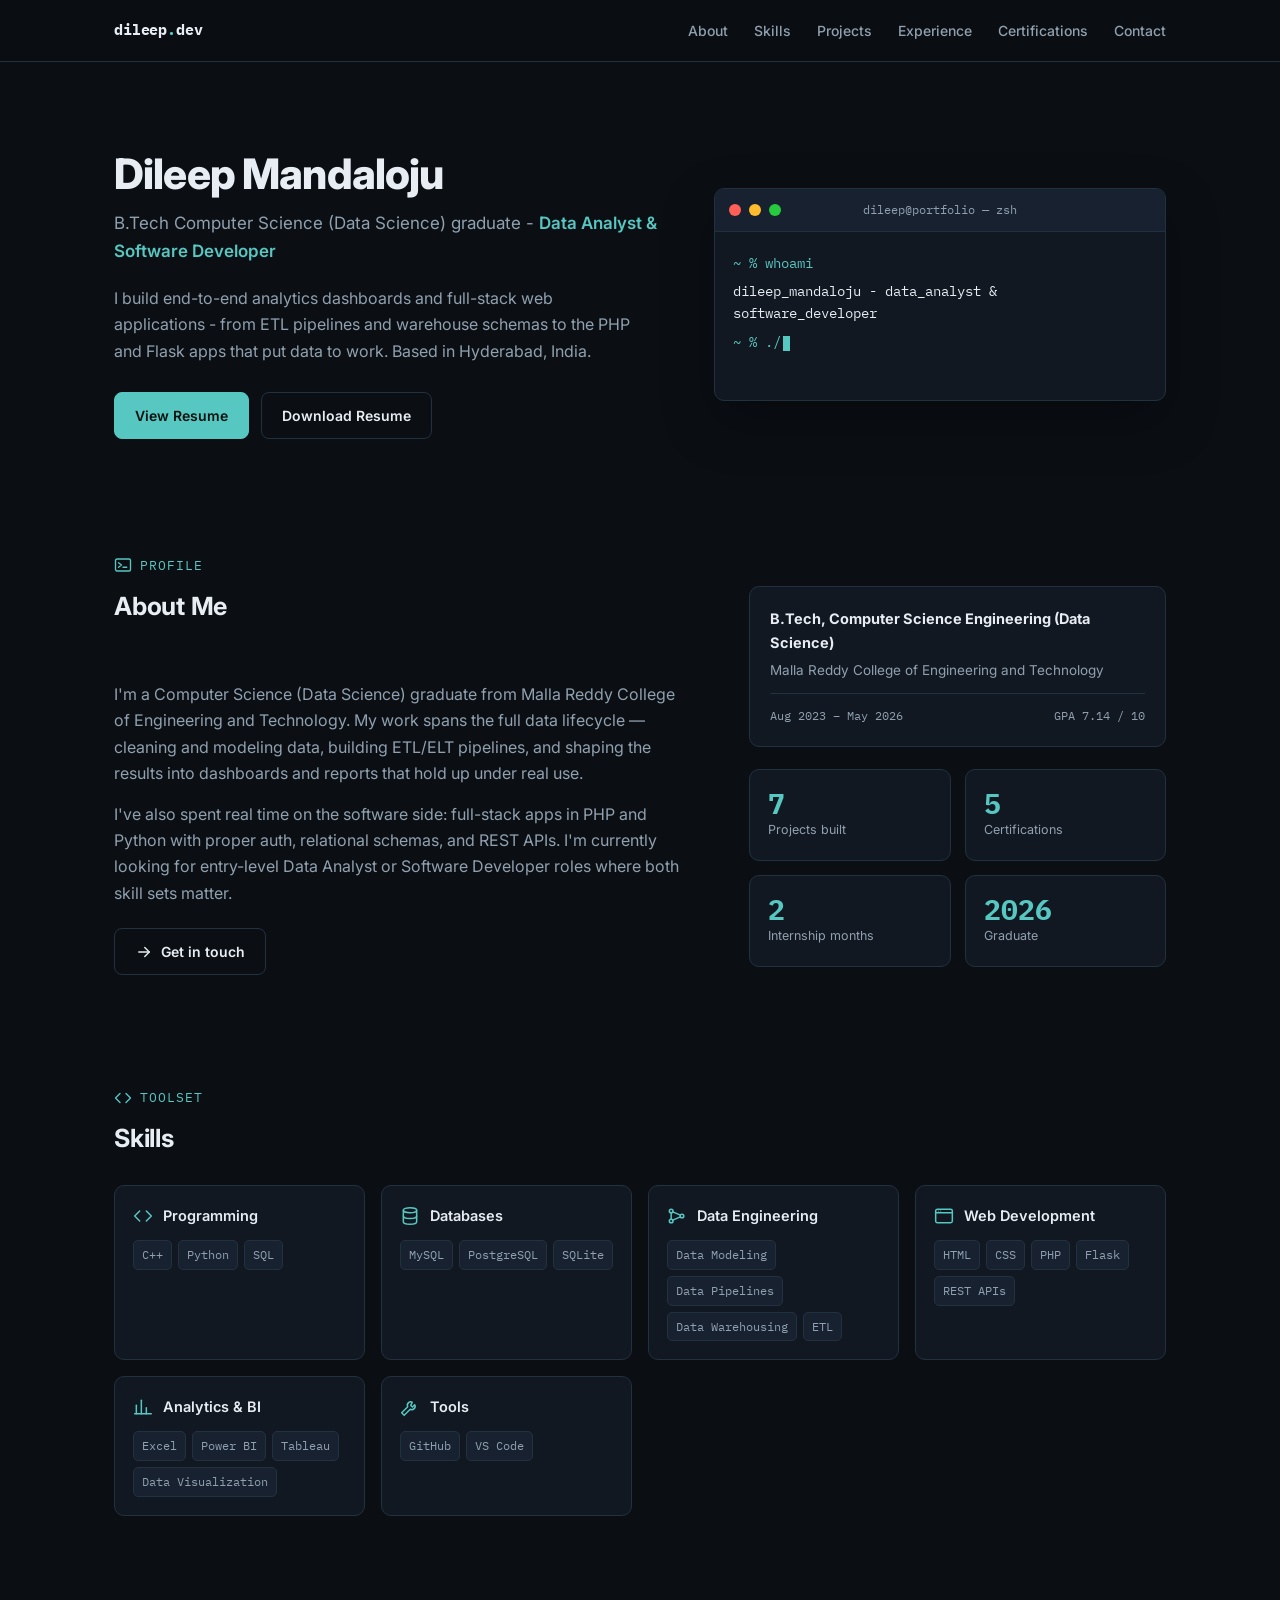
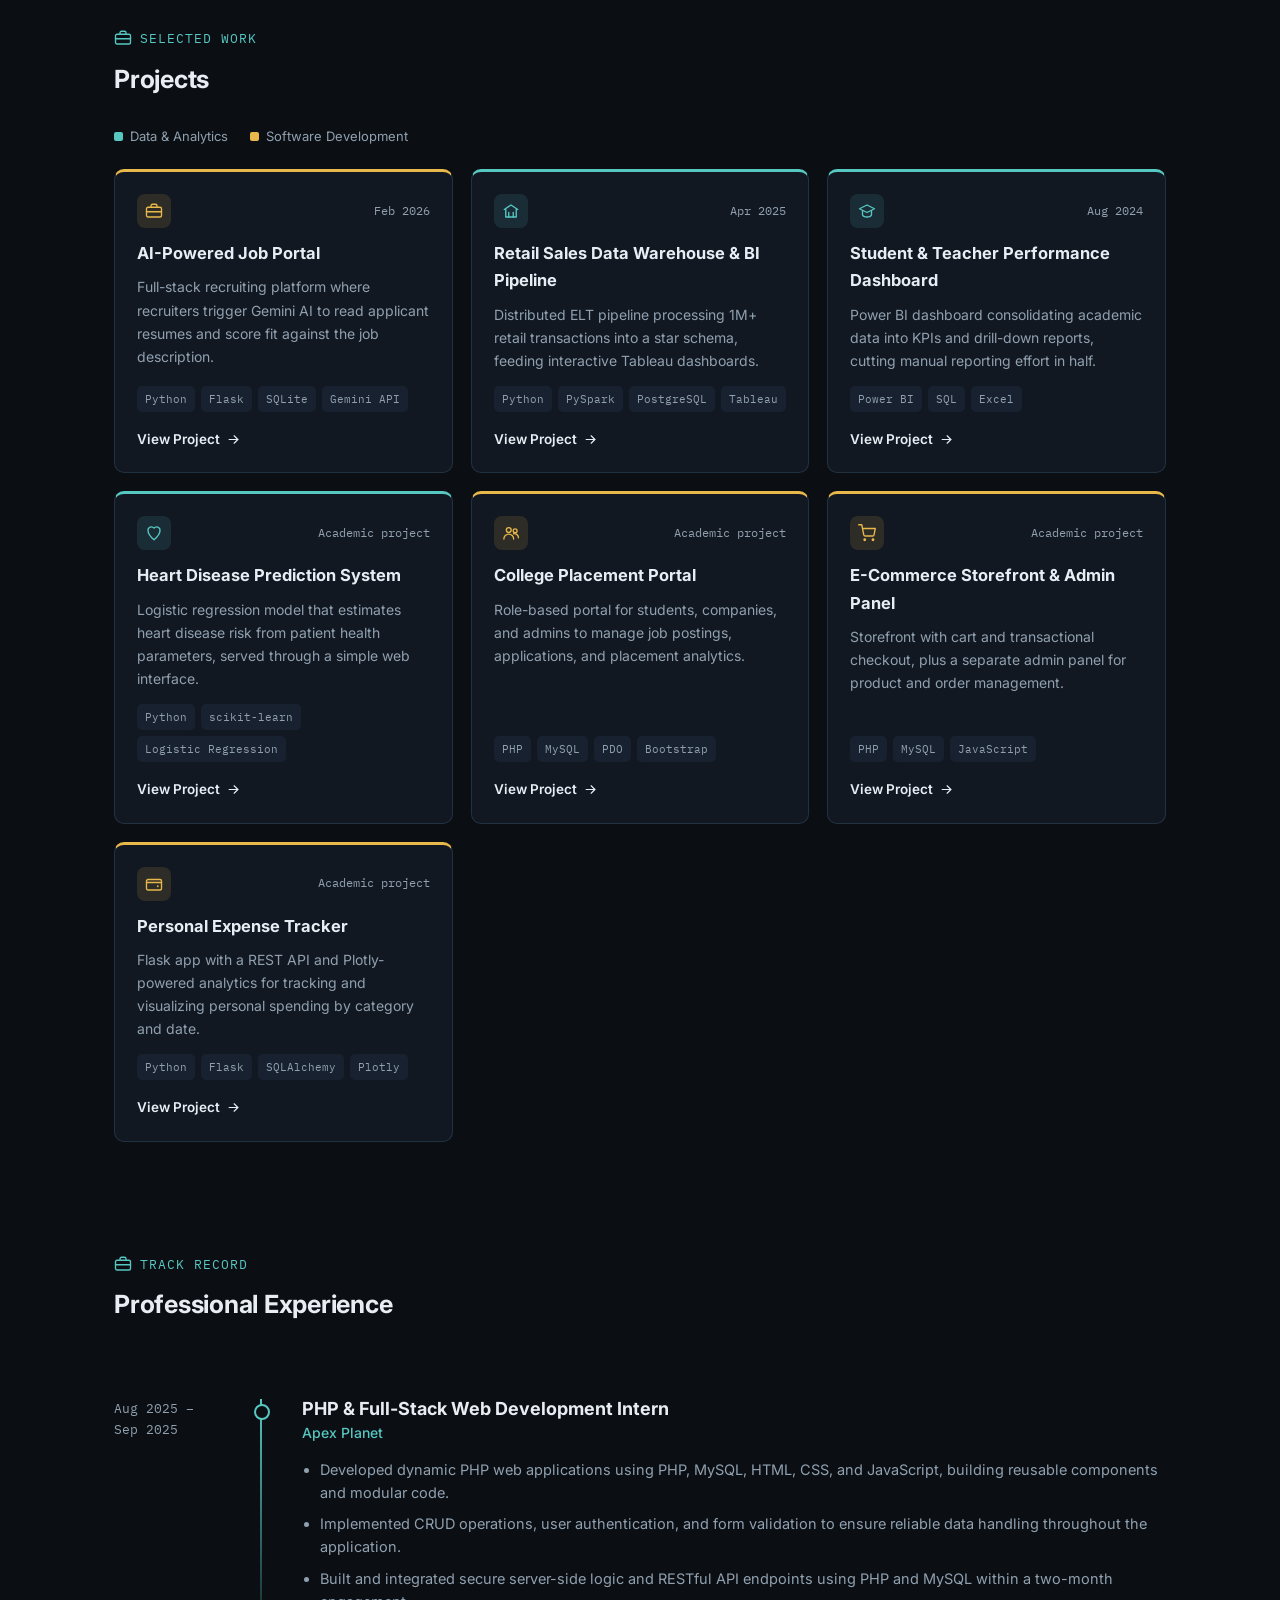
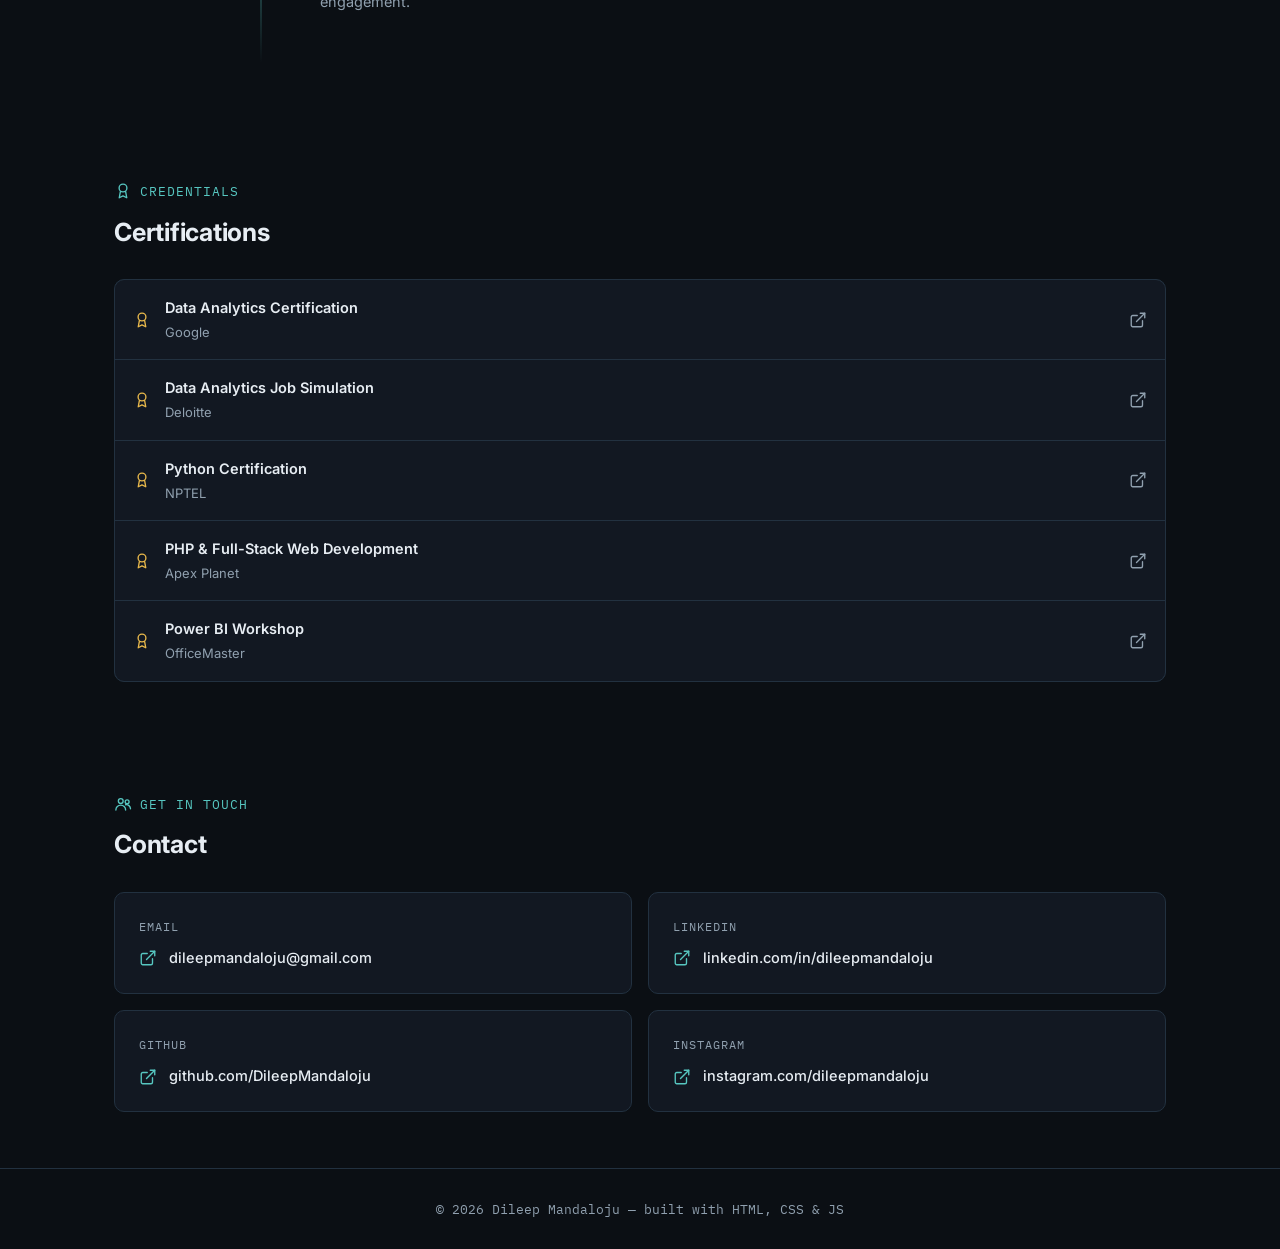
<file: index.html>
<!DOCTYPE html>
<html lang="en">
<head>
  <meta charset="UTF-8" />
  <meta name="viewport" content="width=device-width, initial-scale=1.0" />
  <title>Dileep Mandaloju | Data Analyst & Software Developer</title>
  <link rel="stylesheet" href="css/style.css">
</head>
<body>
<svg style="display:none" aria-hidden="true">
<symbol id="i-code" viewBox="0 0 24 24" fill="none" stroke="currentColor" stroke-width="1.8" stroke-linecap="round" stroke-linejoin="round"><polyline points="8 6 2 12 8 18"/><polyline points="16 6 22 12 16 18"/></symbol>
<symbol id="i-database" viewBox="0 0 24 24" fill="none" stroke="currentColor" stroke-width="1.8" stroke-linecap="round" stroke-linejoin="round"><ellipse cx="12" cy="5" rx="8" ry="3"/><path d="M4 5v14a8 3 0 0 0 16 0V5"/><path d="M4 12a8 3 0 0 0 16 0"/></symbol>
<symbol id="i-pipeline" viewBox="0 0 24 24" fill="none" stroke="currentColor" stroke-width="1.8" stroke-linecap="round" stroke-linejoin="round"><circle cx="5" cy="6" r="2.2"/><circle cx="5" cy="18" r="2.2"/><circle cx="18" cy="12" r="2.2"/><path d="M5 8.2V15.8"/><path d="M7 7 16 11"/><path d="M7 17 16 13"/></symbol>
<symbol id="i-browser" viewBox="0 0 24 24" fill="none" stroke="currentColor" stroke-width="1.8" stroke-linecap="round" stroke-linejoin="round"><rect x="2" y="4" width="20" height="16" rx="2"/><path d="M2 8h20"/><circle cx="5.5" cy="6" r="0.6" fill="currentColor" stroke="none"/><circle cx="8" cy="6" r="0.6" fill="currentColor" stroke="none"/></symbol>
<symbol id="i-chart" viewBox="0 0 24 24" fill="none" stroke="currentColor" stroke-width="1.8" stroke-linecap="round" stroke-linejoin="round"><path d="M4 20V10"/><path d="M10 20V4"/><path d="M16 20v-7"/><path d="M22 20H2"/></symbol>
<symbol id="i-wrench" viewBox="0 0 24 24" fill="none" stroke="currentColor" stroke-width="1.8" stroke-linecap="round" stroke-linejoin="round"><path d="M14.7 6.3a4 4 0 0 0-5.4 5.4L2 19l3 3 7.3-7.3a4 4 0 0 0 5.4-5.4l-2.8 2.8-2-2z"/></symbol>
<symbol id="i-terminal" viewBox="0 0 24 24" fill="none" stroke="currentColor" stroke-width="1.8" stroke-linecap="round" stroke-linejoin="round"><rect x="2" y="4" width="20" height="16" rx="2"/><polyline points="6 9 10 12 6 15"/><line x1="12" y1="15" x2="17" y2="15"/></symbol>
<symbol id="i-briefcase" viewBox="0 0 24 24" fill="none" stroke="currentColor" stroke-width="1.8" stroke-linecap="round" stroke-linejoin="round"><rect x="2" y="7" width="20" height="13" rx="2"/><path d="M8 7V5a2 2 0 0 1 2-2h4a2 2 0 0 1 2 2v2"/><line x1="2" y1="13" x2="22" y2="13"/></symbol>
<symbol id="i-cart" viewBox="0 0 24 24" fill="none" stroke="currentColor" stroke-width="1.8" stroke-linecap="round" stroke-linejoin="round"><circle cx="9" cy="21" r="1"/><circle cx="20" cy="21" r="1"/><path d="M1 1h4l2.7 13.4a2 2 0 0 0 2 1.6h9.7a2 2 0 0 0 2-1.6L23 6H6"/></symbol>
<symbol id="i-heart" viewBox="0 0 24 24" fill="none" stroke="currentColor" stroke-width="1.8" stroke-linecap="round" stroke-linejoin="round"><path d="M12 21s-8-7-8-12.5A4.5 4.5 0 0 1 12 5.5 4.5 4.5 0 0 1 20 8.5C20 14 12 21 12 21z"/></symbol>
<symbol id="i-cap" viewBox="0 0 24 24" fill="none" stroke="currentColor" stroke-width="1.8" stroke-linecap="round" stroke-linejoin="round"><path d="M2 9 12 4l10 5-10 5-10-5z"/><path d="M6 11.5V17c0 1.5 3 3 6 3s6-1.5 6-3v-5.5"/></symbol>
<symbol id="i-warehouse" viewBox="0 0 24 24" fill="none" stroke="currentColor" stroke-width="1.8" stroke-linecap="round" stroke-linejoin="round"><path d="M3 10 12 4l9 6"/><path d="M5 10v10h14V10"/><line x1="9" y1="20" x2="9" y2="14"/><line x1="15" y1="20" x2="15" y2="14"/></symbol>
<symbol id="i-wallet" viewBox="0 0 24 24" fill="none" stroke="currentColor" stroke-width="1.8" stroke-linecap="round" stroke-linejoin="round"><rect x="2" y="6" width="20" height="14" rx="2"/><path d="M2 10h20"/><circle cx="17" cy="15" r="1.2" fill="currentColor" stroke="none"/></symbol>
<symbol id="i-users" viewBox="0 0 24 24" fill="none" stroke="currentColor" stroke-width="1.8" stroke-linecap="round" stroke-linejoin="round"><circle cx="9" cy="8" r="3.2"/><path d="M2.5 20a6.5 6.5 0 0 1 13 0"/><circle cx="17.5" cy="9" r="2.6"/><path d="M15.5 13a5.5 5.5 0 0 1 6.5 5.4"/></symbol>
<symbol id="i-arrow" viewBox="0 0 24 24" fill="none" stroke="currentColor" stroke-width="1.8" stroke-linecap="round" stroke-linejoin="round"><line x1="5" y1="12" x2="19" y2="12"/><polyline points="13 6 19 12 13 18"/></symbol>
<symbol id="i-external" viewBox="0 0 24 24" fill="none" stroke="currentColor" stroke-width="1.8" stroke-linecap="round" stroke-linejoin="round"><path d="M18 13v6a2 2 0 0 1-2 2H5a2 2 0 0 1-2-2V8a2 2 0 0 1 2-2h6"/><polyline points="15 3 21 3 21 9"/><line x1="10" y1="14" x2="21" y2="3"/></symbol>
<symbol id="i-award" viewBox="0 0 24 24" fill="none" stroke="currentColor" stroke-width="1.8" stroke-linecap="round" stroke-linejoin="round"><circle cx="12" cy="8" r="5.2"/><path d="M8.5 12.8 7 21l5-2.5L17 21l-1.5-8.2"/></symbol>
</svg>

<nav class="navbar">
  <div class="nav-container">
    <strong class="brand">dileep<span class="dot">.</span>dev</strong>

    <button class="nav-toggle" id="navToggle" aria-label="Toggle menu">
      <span></span><span></span><span></span>
    </button>

    <div class="nav-links" id="navLinks">
      <a href="#about">About</a>
      <a href="#skills">Skills</a>
      <a href="#projects">Projects</a>
      <a href="#experience">Experience</a>
      <a href="#certifications">Certifications</a>
      <a href="#contact">Contact</a>
    </div>
  </div>
</nav>

<header class="hero">
  <div>
    <h1>Dileep Mandaloju</h1>
    <p class="role-line">B.Tech Computer Science (Data Science) graduate - <strong>Data Analyst &amp; Software Developer</strong></p>
    <p class="summary">
      I build end-to-end analytics dashboards and full-stack web applications -
      from ETL pipelines and warehouse schemas to the PHP and Flask apps that put data
      to work. Based in Hyderabad, India.
    </p>
    <div class="header-buttons">
      <a href="assets/dileep_resume.pdf" target="_blank" class="btn primary">View Resume</a>
      <a href="assets/dileep_resume.pdf" download class="btn secondary">Download Resume</a>
    </div>
  </div>

  <div class="terminal">
    <div class="terminal-bar">
      <div class="window-controls">
        <span class="close"></span>
        <span class="minimize"></span>
        <span class="maximize"></span>
      </div>
      <span class="t-title">dileep@portfolio &mdash; zsh</span>
    </div>
    <div class="terminal-body" id="termBody"></div>
  </div>
</header>

<section id="about" class="reveal">
  <div class="about-grid">
    <div class="about-copy">
      <div class="section-label"><svg class="icon"><use href="#i-terminal"/></svg> Profile</div>
      <h2>About Me</h2>
      <p>
        I'm a Computer Science (Data Science) graduate from Malla Reddy College of
        Engineering and Technology. My work spans the full data lifecycle &mdash; cleaning
        and modeling data, building ETL/ELT pipelines, and shaping the results into
        dashboards and reports that hold up under real use.
      </p>
      <p>
        I've also spent real time on the software side: full-stack apps in PHP and Python
        with proper auth, relational schemas, and REST APIs. I'm currently looking for
        entry-level Data Analyst or Software Developer roles where both skill sets matter.
      </p>
      <a href="#contact" class="contact-btn"><svg class="icon"><use href="#i-arrow"/></svg> Get in touch</a>
    </div>

    <div class="about-details">
      <div class="edu-card">
        <div class="degree">B.Tech, Computer Science Engineering (Data Science)</div>
        <div class="school">Malla Reddy College of Engineering and Technology</div>
        <div class="meta">
          <span>Aug 2023 &ndash; May 2026</span>
          <span>GPA 7.14 / 10</span>
        </div>
      </div>
      <div class="stat-grid">
        <div class="stat-card"><div class="num">7</div><div class="lbl">Projects built</div></div>
        <div class="stat-card"><div class="num">5</div><div class="lbl">Certifications</div></div>
        <div class="stat-card"><div class="num">2</div><div class="lbl">Internship months</div></div>
        <div class="stat-card"><div class="num">2026</div><div class="lbl">Graduate</div></div>
      </div>
    </div>
  </div>
</section>

<section id="skills" class="reveal">
  <div class="section-label"><svg class="icon"><use href="#i-code"/></svg> Toolset</div>
  <h2>Skills</h2>
  <div class="skills-grid">
    <div class="skill-card">
      <div class="head"><svg class="icon"><use href="#i-code"/></svg><span class="title">Programming</span></div>
      <div class="chips"><code>C++</code><code>Python</code><code>SQL</code></div>
    </div>
    <div class="skill-card">
      <div class="head"><svg class="icon"><use href="#i-database"/></svg><span class="title">Databases</span></div>
      <div class="chips"><code>MySQL</code><code>PostgreSQL</code><code>SQLite</code></div>
    </div>
    <div class="skill-card">
      <div class="head"><svg class="icon"><use href="#i-pipeline"/></svg><span class="title">Data Engineering</span></div>
      <div class="chips"><code>Data Modeling</code><code>Data Pipelines</code><code>Data Warehousing</code><code>ETL</code></div>
    </div>
    <div class="skill-card">
      <div class="head"><svg class="icon"><use href="#i-browser"/></svg><span class="title">Web Development</span></div>
      <div class="chips"><code>HTML</code><code>CSS</code><code>PHP</code><code>Flask</code><code>REST APIs</code></div>
    </div>
    <div class="skill-card">
      <div class="head"><svg class="icon"><use href="#i-chart"/></svg><span class="title">Analytics &amp; BI</span></div>
      <div class="chips"><code>Excel</code><code>Power BI</code><code>Tableau</code><code>Data Visualization</code></div>
    </div>
    <div class="skill-card">
      <div class="head"><svg class="icon"><use href="#i-wrench"/></svg><span class="title">Tools</span></div>
      <div class="chips"><code>GitHub</code><code>VS Code</code></div>
    </div>
  </div>
</section>

<section id="projects" class="reveal">
  <div class="section-label"><svg class="icon"><use href="#i-briefcase"/></svg> Selected Work</div>
  <h2>Projects</h2>
  <div class="legend">
    <span class="item"><span class="swatch data"></span> Data &amp; Analytics</span>
    <span class="item"><span class="swatch software"></span> Software Development</span>
  </div>

  <div class="project-grid">

    <a href="ai-job-portal.html" class="project-link">
      <div class="card tag-software">
        <div class="top-row">
          <div class="icon-badge"><svg class="icon"><use href="#i-briefcase"/></svg></div>
          <div class="meta-row">Feb 2026</div>
        </div>
        <strong>AI-Powered Job Portal</strong>
        <p>Full-stack recruiting platform where recruiters trigger Gemini AI to read
          applicant resumes and score fit against the job description.</p>
        <div class="tech"><span>Python</span><span>Flask</span><span>SQLite</span><span>Gemini API</span></div>
        <div class="view">View Project <svg class="icon"><use href="#i-arrow"/></svg></div>
      </div>
    </a>

    <a href="retail-bi-pipeline.html" class="project-link">
      <div class="card tag-data">
        <div class="top-row">
          <div class="icon-badge"><svg class="icon"><use href="#i-warehouse"/></svg></div>
          <div class="meta-row">Apr 2025</div>
        </div>
        <strong>Retail Sales Data Warehouse &amp; BI Pipeline</strong>
        <p>Distributed ELT pipeline processing 1M+ retail transactions into a star
          schema, feeding interactive Tableau dashboards.</p>
        <div class="tech"><span>Python</span><span>PySpark</span><span>PostgreSQL</span><span>Tableau</span></div>
        <div class="view">View Project <svg class="icon"><use href="#i-arrow"/></svg></div>
      </div>
    </a>

    <a href="student-performance-dashboard.html" class="project-link">
      <div class="card tag-data">
        <div class="top-row">
          <div class="icon-badge"><svg class="icon"><use href="#i-cap"/></svg></div>
          <div class="meta-row">Aug 2024</div>
        </div>
        <strong>Student &amp; Teacher Performance Dashboard</strong>
        <p>Power BI dashboard consolidating academic data into KPIs and drill-down
          reports, cutting manual reporting effort in half.</p>
        <div class="tech"><span>Power BI</span><span>SQL</span><span>Excel</span></div>
        <div class="view">View Project <svg class="icon"><use href="#i-arrow"/></svg></div>
      </div>
    </a>

    <a href="heart-disease-prediction.html" class="project-link">
      <div class="card tag-data">
        <div class="top-row">
          <div class="icon-badge"><svg class="icon"><use href="#i-heart"/></svg></div>
          <div class="meta-row">Academic project</div>
        </div>
        <strong>Heart Disease Prediction System</strong>
        <p>Logistic regression model that estimates heart disease risk from patient
          health parameters, served through a simple web interface.</p>
        <div class="tech"><span>Python</span><span>scikit-learn</span><span>Logistic Regression</span></div>
        <div class="view">View Project <svg class="icon"><use href="#i-arrow"/></svg></div>
      </div>
    </a>

    <a href="college-placement-portal.html" class="project-link">
      <div class="card tag-software">
        <div class="top-row">
          <div class="icon-badge"><svg class="icon"><use href="#i-users"/></svg></div>
          <div class="meta-row">Academic project</div>
        </div>
        <strong>College Placement Portal</strong>
        <p>Role-based portal for students, companies, and admins to manage job
          postings, applications, and placement analytics.</p>
        <div class="tech"><span>PHP</span><span>MySQL</span><span>PDO</span><span>Bootstrap</span></div>
        <div class="view">View Project <svg class="icon"><use href="#i-arrow"/></svg></div>
      </div>
    </a>

    <a href="ecommerce-platform.html" class="project-link">
      <div class="card tag-software">
        <div class="top-row">
          <div class="icon-badge"><svg class="icon"><use href="#i-cart"/></svg></div>
          <div class="meta-row">Academic project</div>
        </div>
        <strong>E-Commerce Storefront &amp; Admin Panel</strong>
        <p>Storefront with cart and transactional checkout, plus a separate admin
          panel for product and order management.</p>
        <div class="tech"><span>PHP</span><span>MySQL</span><span>JavaScript</span></div>
        <div class="view">View Project <svg class="icon"><use href="#i-arrow"/></svg></div>
      </div>
    </a>

    <a href="expense-tracker.html" class="project-link">
      <div class="card tag-software">
        <div class="top-row">
          <div class="icon-badge"><svg class="icon"><use href="#i-wallet"/></svg></div>
          <div class="meta-row">Academic project</div>
        </div>
        <strong>Personal Expense Tracker</strong>
        <p>Flask app with a REST API and Plotly-powered analytics for tracking and
          visualizing personal spending by category and date.</p>
        <div class="tech"><span>Python</span><span>Flask</span><span>SQLAlchemy</span><span>Plotly</span></div>
        <div class="view">View Project <svg class="icon"><use href="#i-arrow"/></svg></div>
      </div>
    </a>

  </div>
</section>

<section id="experience" class="reveal">
  <div class="section-label"><svg class="icon"><use href="#i-briefcase"/></svg> Track Record</div>
  <h2>Professional Experience</h2>
  <div class="timeline">
    <div class="timeline-item">
      <div class="date">Aug 2025 &ndash;<br>Sep 2025</div>
      <div class="timeline-content">
        <div class="role-title">PHP &amp; Full-Stack Web Development Intern</div>
        <div class="org">Apex Planet</div>
        <ul>
          <li>Developed dynamic PHP web applications using PHP, MySQL, HTML, CSS, and JavaScript, building reusable components and modular code.</li>
          <li>Implemented CRUD operations, user authentication, and form validation to ensure reliable data handling throughout the application.</li>
          <li>Built and integrated secure server-side logic and RESTful API endpoints using PHP and MySQL within a two-month engagement.</li>
        </ul>
      </div>
    </div>
  </div>
</section>

<section id="certifications" class="reveal">
  <div class="section-label"><svg class="icon"><use href="#i-award"/></svg> Credentials</div>
  <h2>Certifications</h2>
  <div class="cert-list">
    <a class="cert-row" href="https://dileepmandaloju.github.io/portfolio/assets/certificates/google-data-analytics.pdf" target="_blank">
      <svg class="icon"><use href="#i-award"/></svg>
      <div class="cert-text">
        <div class="cert-name">Data Analytics Certification</div>
        <div class="cert-issuer">Google</div>
      </div>
      <svg class="icon cert-go"><use href="#i-external"/></svg>
    </a>
    <a class="cert-row" href="https://dileepmandaloju.github.io/portfolio/assets/certificates/deloitte-data-analytics.pdf" target="_blank">
      <svg class="icon"><use href="#i-award"/></svg>
      <div class="cert-text">
        <div class="cert-name">Data Analytics Job Simulation</div>
        <div class="cert-issuer">Deloitte</div>
      </div>
      <svg class="icon cert-go"><use href="#i-external"/></svg>
    </a>
    <a class="cert-row" href="https://dileepmandaloju.github.io/portfolio/assets/certificates/nptel-python.pdf" target="_blank">
      <svg class="icon"><use href="#i-award"/></svg>
      <div class="cert-text">
        <div class="cert-name">Python Certification</div>
        <div class="cert-issuer">NPTEL</div>
      </div>
      <svg class="icon cert-go"><use href="#i-external"/></svg>
    </a>
    <a class="cert-row" href="https://dileepmandaloju.github.io/portfolio/assets/certificates/apex-planet-fullstack.pdf" target="_blank">
      <svg class="icon"><use href="#i-award"/></svg>
      <div class="cert-text">
        <div class="cert-name">PHP &amp; Full-Stack Web Development</div>
        <div class="cert-issuer">Apex Planet</div>
      </div>
      <svg class="icon cert-go"><use href="#i-external"/></svg>
    </a>
    <a class="cert-row" href="https://dileepmandaloju.github.io/portfolio/assets/certificates/officemaster-powerbi.pdf" target="_blank">
      <svg class="icon"><use href="#i-award"/></svg>
      <div class="cert-text">
        <div class="cert-name">Power BI Workshop</div>
        <div class="cert-issuer">OfficeMaster</div>
      </div>
      <svg class="icon cert-go"><use href="#i-external"/></svg>
    </a>
  </div>
</section>

<section id="contact" class="reveal">
  <div class="section-label"><svg class="icon"><use href="#i-users"/></svg> Get in Touch</div>
  <h2>Contact</h2>
  <div class="contact-grid">
    <div class="contact-item">
      <div class="label">Email</div>
      <a href="mailto:dileepmandaloju@gmail.com"><svg class="icon"><use href="#i-external"/></svg> dileepmandaloju@gmail.com</a>
    </div>
    <div class="contact-item">
      <div class="label">LinkedIn</div>
      <a href="https://linkedin.com/in/dileepmandaloju" target="_blank"><svg class="icon"><use href="#i-external"/></svg> linkedin.com/in/dileepmandaloju</a>
    </div>
    <div class="contact-item">
      <div class="label">GitHub</div>
      <a href="https://github.com/DileepMandaloju" target="_blank"><svg class="icon"><use href="#i-external"/></svg> github.com/DileepMandaloju</a>
    </div>
    <div class="contact-item">
      <div class="label">Instagram</div>
      <a href="https://instagram.com/dileepmandaloju" target="_blank"><svg class="icon"><use href="#i-external"/></svg> instagram.com/dileepmandaloju</a>
    </div>
  </div>
</section>

<footer>&copy; 2026 Dileep Mandaloju &mdash; built with HTML, CSS &amp; JS</footer>

<script src="js/main.js"></script>
</body>
</html>
</file>
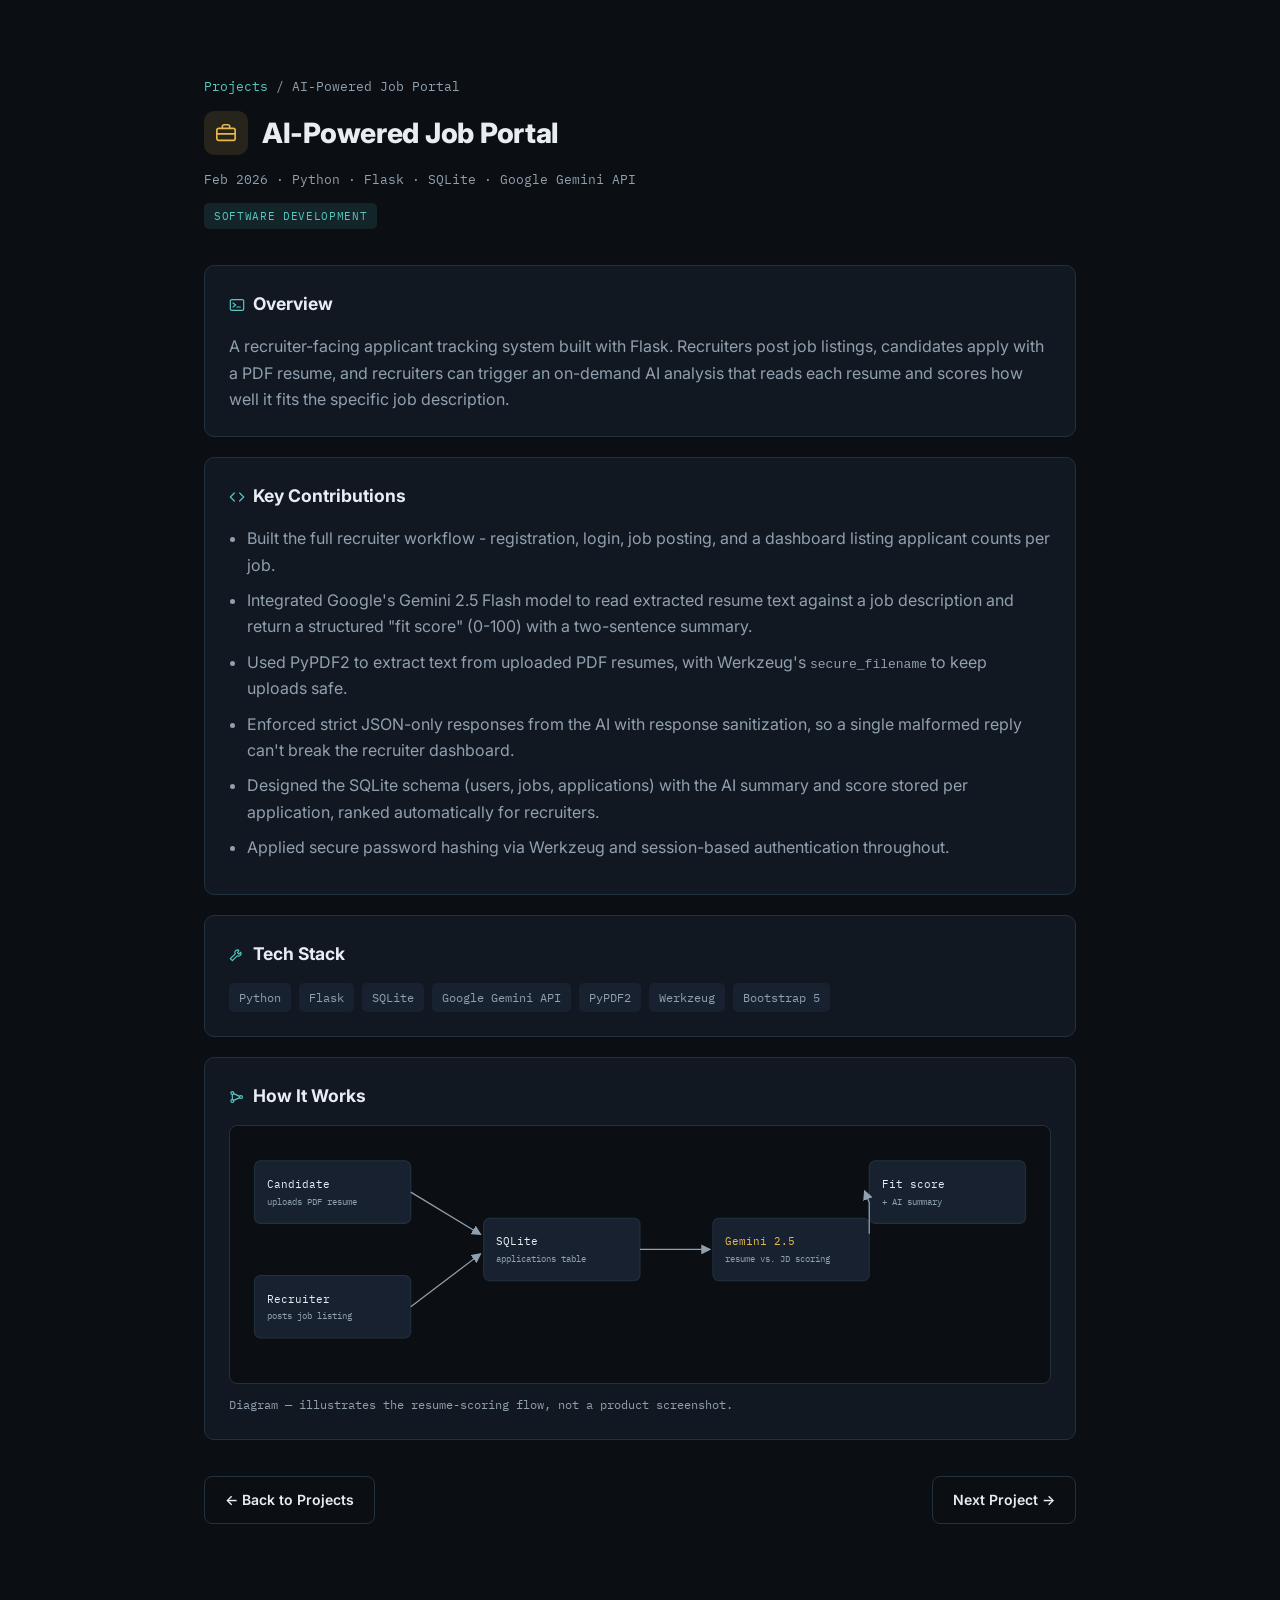
<file: ai-job-portal.html>
<!DOCTYPE html>
<html lang="en">
<head>
  <meta charset="UTF-8" />
  <meta name="viewport" content="width=device-width, initial-scale=1.0" />
  <title>AI-Powered Job Portal | Dileep Mandaloju</title>
  <link rel="stylesheet" href="css/project.css">
</head>
<body>
<svg style="display:none" aria-hidden="true">
<symbol id="i-code" viewBox="0 0 24 24" fill="none" stroke="currentColor" stroke-width="1.8" stroke-linecap="round" stroke-linejoin="round"><polyline points="8 6 2 12 8 18"/><polyline points="16 6 22 12 16 18"/></symbol>
<symbol id="i-database" viewBox="0 0 24 24" fill="none" stroke="currentColor" stroke-width="1.8" stroke-linecap="round" stroke-linejoin="round"><ellipse cx="12" cy="5" rx="8" ry="3"/><path d="M4 5v14a8 3 0 0 0 16 0V5"/><path d="M4 12a8 3 0 0 0 16 0"/></symbol>
<symbol id="i-pipeline" viewBox="0 0 24 24" fill="none" stroke="currentColor" stroke-width="1.8" stroke-linecap="round" stroke-linejoin="round"><circle cx="5" cy="6" r="2.2"/><circle cx="5" cy="18" r="2.2"/><circle cx="18" cy="12" r="2.2"/><path d="M5 8.2V15.8"/><path d="M7 7 16 11"/><path d="M7 17 16 13"/></symbol>
<symbol id="i-browser" viewBox="0 0 24 24" fill="none" stroke="currentColor" stroke-width="1.8" stroke-linecap="round" stroke-linejoin="round"><rect x="2" y="4" width="20" height="16" rx="2"/><path d="M2 8h20"/><circle cx="5.5" cy="6" r="0.6" fill="currentColor" stroke="none"/><circle cx="8" cy="6" r="0.6" fill="currentColor" stroke="none"/></symbol>
<symbol id="i-chart" viewBox="0 0 24 24" fill="none" stroke="currentColor" stroke-width="1.8" stroke-linecap="round" stroke-linejoin="round"><path d="M4 20V10"/><path d="M10 20V4"/><path d="M16 20v-7"/><path d="M22 20H2"/></symbol>
<symbol id="i-wrench" viewBox="0 0 24 24" fill="none" stroke="currentColor" stroke-width="1.8" stroke-linecap="round" stroke-linejoin="round"><path d="M14.7 6.3a4 4 0 0 0-5.4 5.4L2 19l3 3 7.3-7.3a4 4 0 0 0 5.4-5.4l-2.8 2.8-2-2z"/></symbol>
<symbol id="i-terminal" viewBox="0 0 24 24" fill="none" stroke="currentColor" stroke-width="1.8" stroke-linecap="round" stroke-linejoin="round"><rect x="2" y="4" width="20" height="16" rx="2"/><polyline points="6 9 10 12 6 15"/><line x1="12" y1="15" x2="17" y2="15"/></symbol>
<symbol id="i-briefcase" viewBox="0 0 24 24" fill="none" stroke="currentColor" stroke-width="1.8" stroke-linecap="round" stroke-linejoin="round"><rect x="2" y="7" width="20" height="13" rx="2"/><path d="M8 7V5a2 2 0 0 1 2-2h4a2 2 0 0 1 2 2v2"/><line x1="2" y1="13" x2="22" y2="13"/></symbol>
<symbol id="i-cart" viewBox="0 0 24 24" fill="none" stroke="currentColor" stroke-width="1.8" stroke-linecap="round" stroke-linejoin="round"><circle cx="9" cy="21" r="1"/><circle cx="20" cy="21" r="1"/><path d="M1 1h4l2.7 13.4a2 2 0 0 0 2 1.6h9.7a2 2 0 0 0 2-1.6L23 6H6"/></symbol>
<symbol id="i-heart" viewBox="0 0 24 24" fill="none" stroke="currentColor" stroke-width="1.8" stroke-linecap="round" stroke-linejoin="round"><path d="M12 21s-8-7-8-12.5A4.5 4.5 0 0 1 12 5.5 4.5 4.5 0 0 1 20 8.5C20 14 12 21 12 21z"/></symbol>
<symbol id="i-cap" viewBox="0 0 24 24" fill="none" stroke="currentColor" stroke-width="1.8" stroke-linecap="round" stroke-linejoin="round"><path d="M2 9 12 4l10 5-10 5-10-5z"/><path d="M6 11.5V17c0 1.5 3 3 6 3s6-1.5 6-3v-5.5"/></symbol>
<symbol id="i-warehouse" viewBox="0 0 24 24" fill="none" stroke="currentColor" stroke-width="1.8" stroke-linecap="round" stroke-linejoin="round"><path d="M3 10 12 4l9 6"/><path d="M5 10v10h14V10"/><line x1="9" y1="20" x2="9" y2="14"/><line x1="15" y1="20" x2="15" y2="14"/></symbol>
<symbol id="i-wallet" viewBox="0 0 24 24" fill="none" stroke="currentColor" stroke-width="1.8" stroke-linecap="round" stroke-linejoin="round"><rect x="2" y="6" width="20" height="14" rx="2"/><path d="M2 10h20"/><circle cx="17" cy="15" r="1.2" fill="currentColor" stroke="none"/></symbol>
<symbol id="i-users" viewBox="0 0 24 24" fill="none" stroke="currentColor" stroke-width="1.8" stroke-linecap="round" stroke-linejoin="round"><circle cx="9" cy="8" r="3.2"/><path d="M2.5 20a6.5 6.5 0 0 1 13 0"/><circle cx="17.5" cy="9" r="2.6"/><path d="M15.5 13a5.5 5.5 0 0 1 6.5 5.4"/></symbol>
<symbol id="i-arrow" viewBox="0 0 24 24" fill="none" stroke="currentColor" stroke-width="1.8" stroke-linecap="round" stroke-linejoin="round"><line x1="5" y1="12" x2="19" y2="12"/><polyline points="13 6 19 12 13 18"/></symbol>
<symbol id="i-external" viewBox="0 0 24 24" fill="none" stroke="currentColor" stroke-width="1.8" stroke-linecap="round" stroke-linejoin="round"><path d="M18 13v6a2 2 0 0 1-2 2H5a2 2 0 0 1-2-2V8a2 2 0 0 1 2-2h6"/><polyline points="15 3 21 3 21 9"/><line x1="10" y1="14" x2="21" y2="3"/></symbol>
<symbol id="i-award" viewBox="0 0 24 24" fill="none" stroke="currentColor" stroke-width="1.8" stroke-linecap="round" stroke-linejoin="round"><circle cx="12" cy="8" r="5.2"/><path d="M8.5 12.8 7 21l5-2.5L17 21l-1.5-8.2"/></symbol>
</svg>

<header>
  <div class="breadcrumb"><a href="index.html#projects">Projects</a> / AI-Powered Job Portal</div>
  <div class="title-row tag-software">
    <div class="icon-badge"><svg class="icon"><use href="#i-briefcase"/></svg></div>
    <h1>AI-Powered Job Portal</h1>
  </div>
  <div class="meta-row">Feb 2026 &middot; Python &middot; Flask &middot; SQLite &middot; Google Gemini API</div>
  <span class="category-badge tag-software">Software Development</span>
</header>

<section class="content">

  <div class="card">
    <h2><svg class="icon"><use href="#i-terminal"/></svg>Overview</h2>
    <p>
      A recruiter-facing applicant tracking system built with Flask. Recruiters post job
      listings, candidates apply with a PDF resume, and recruiters can trigger an
      on-demand AI analysis that reads each resume and scores how well it fits the
      specific job description.
    </p>
  </div>

  <div class="card">
    <h2><svg class="icon"><use href="#i-code"/></svg>Key Contributions</h2>
    <ul>
      <li>Built the full recruiter workflow - registration, login, job posting, and a dashboard listing applicant counts per job.</li>
      <li>Integrated Google's Gemini 2.5 Flash model to read extracted resume text against a job description and return a structured "fit score" (0-100) with a two-sentence summary.</li>
      <li>Used PyPDF2 to extract text from uploaded PDF resumes, with Werkzeug's <code>secure_filename</code> to keep uploads safe.</li>
      <li>Enforced strict JSON-only responses from the AI with response sanitization, so a single malformed reply can't break the recruiter dashboard.</li>
      <li>Designed the SQLite schema (users, jobs, applications) with the AI summary and score stored per application, ranked automatically for recruiters.</li>
      <li>Applied secure password hashing via Werkzeug and session-based authentication throughout.</li>
    </ul>
  </div>

  <div class="card">
    <h2><svg class="icon"><use href="#i-wrench"/></svg>Tech Stack</h2>
    <div class="tech-row"><span>Python</span><span>Flask</span><span>SQLite</span><span>Google Gemini API</span><span>PyPDF2</span><span>Werkzeug</span><span>Bootstrap 5</span></div>
  </div>

  <div class="card">
    <h2><svg class="icon"><use href="#i-pipeline"/></svg>How It Works</h2>
    <div class="diagram-box">
      <svg viewBox="0 0 760 220" xmlns="http://www.w3.org/2000/svg" role="img" aria-label="Job portal application flow diagram">
        <defs>
          <marker id="arrow1" markerWidth="8" markerHeight="8" refX="6" refY="4" orient="auto">
            <path d="M0,0 L8,4 L0,8 Z" fill="#90a0af" />
          </marker>
        </defs>
        <style>
          .box{fill:#182130;stroke:#223140;stroke-width:1;}
          .lbl{font-family:'IBM Plex Mono',monospace;font-size:11px;fill:#e7edf3;}
          .sub{font-family:'IBM Plex Mono',monospace;font-size:9px;fill:#90a0af;}
          .flow{stroke:#90a0af;stroke-width:1.2;fill:none;marker-end:url(#arrow1);}
          .accent{fill:#e8b84b;}
        </style>

        <rect class="box" x="10" y="20" width="150" height="60" rx="6"/>
        <text class="lbl" x="22" y="46">Candidate</text>
        <text class="sub" x="22" y="62">uploads PDF resume</text>

        <rect class="box" x="10" y="130" width="150" height="60" rx="6"/>
        <text class="lbl" x="22" y="156">Recruiter</text>
        <text class="sub" x="22" y="172">posts job listing</text>

        <rect class="box" x="230" y="75" width="150" height="60" rx="6"/>
        <text class="lbl" x="242" y="101">SQLite</text>
        <text class="sub" x="242" y="117">applications table</text>

        <rect class="box" x="450" y="75" width="150" height="60" rx="6"/>
        <text class="lbl accent" x="462" y="101">Gemini 2.5</text>
        <text class="sub" x="462" y="117">resume vs. JD scoring</text>

        <rect class="box" x="600" y="20" width="150" height="60" rx="6"/>
        <text class="lbl" x="612" y="46">Fit score</text>
        <text class="sub" x="612" y="62">+ AI summary</text>

        <path class="flow" d="M160,50 L226,90"/>
        <path class="flow" d="M160,160 L226,110"/>
        <path class="flow" d="M380,105 L446,105"/>
        <path class="flow" d="M600,90 L600,60 L596,50"/>
      </svg>
    </div>
    <p class="diagram-note">Diagram &mdash; illustrates the resume-scoring flow, not a product screenshot.</p>
  </div>

  <div class="project-nav">
    <a href="index.html#projects" class="nav-btn back">&larr; Back to Projects</a>
    <a href="retail-bi-pipeline.html" class="nav-btn next">Next Project &rarr;</a>
  </div>

</section>

<script src="js/project.js"></script>
</body>
</html>
</file>
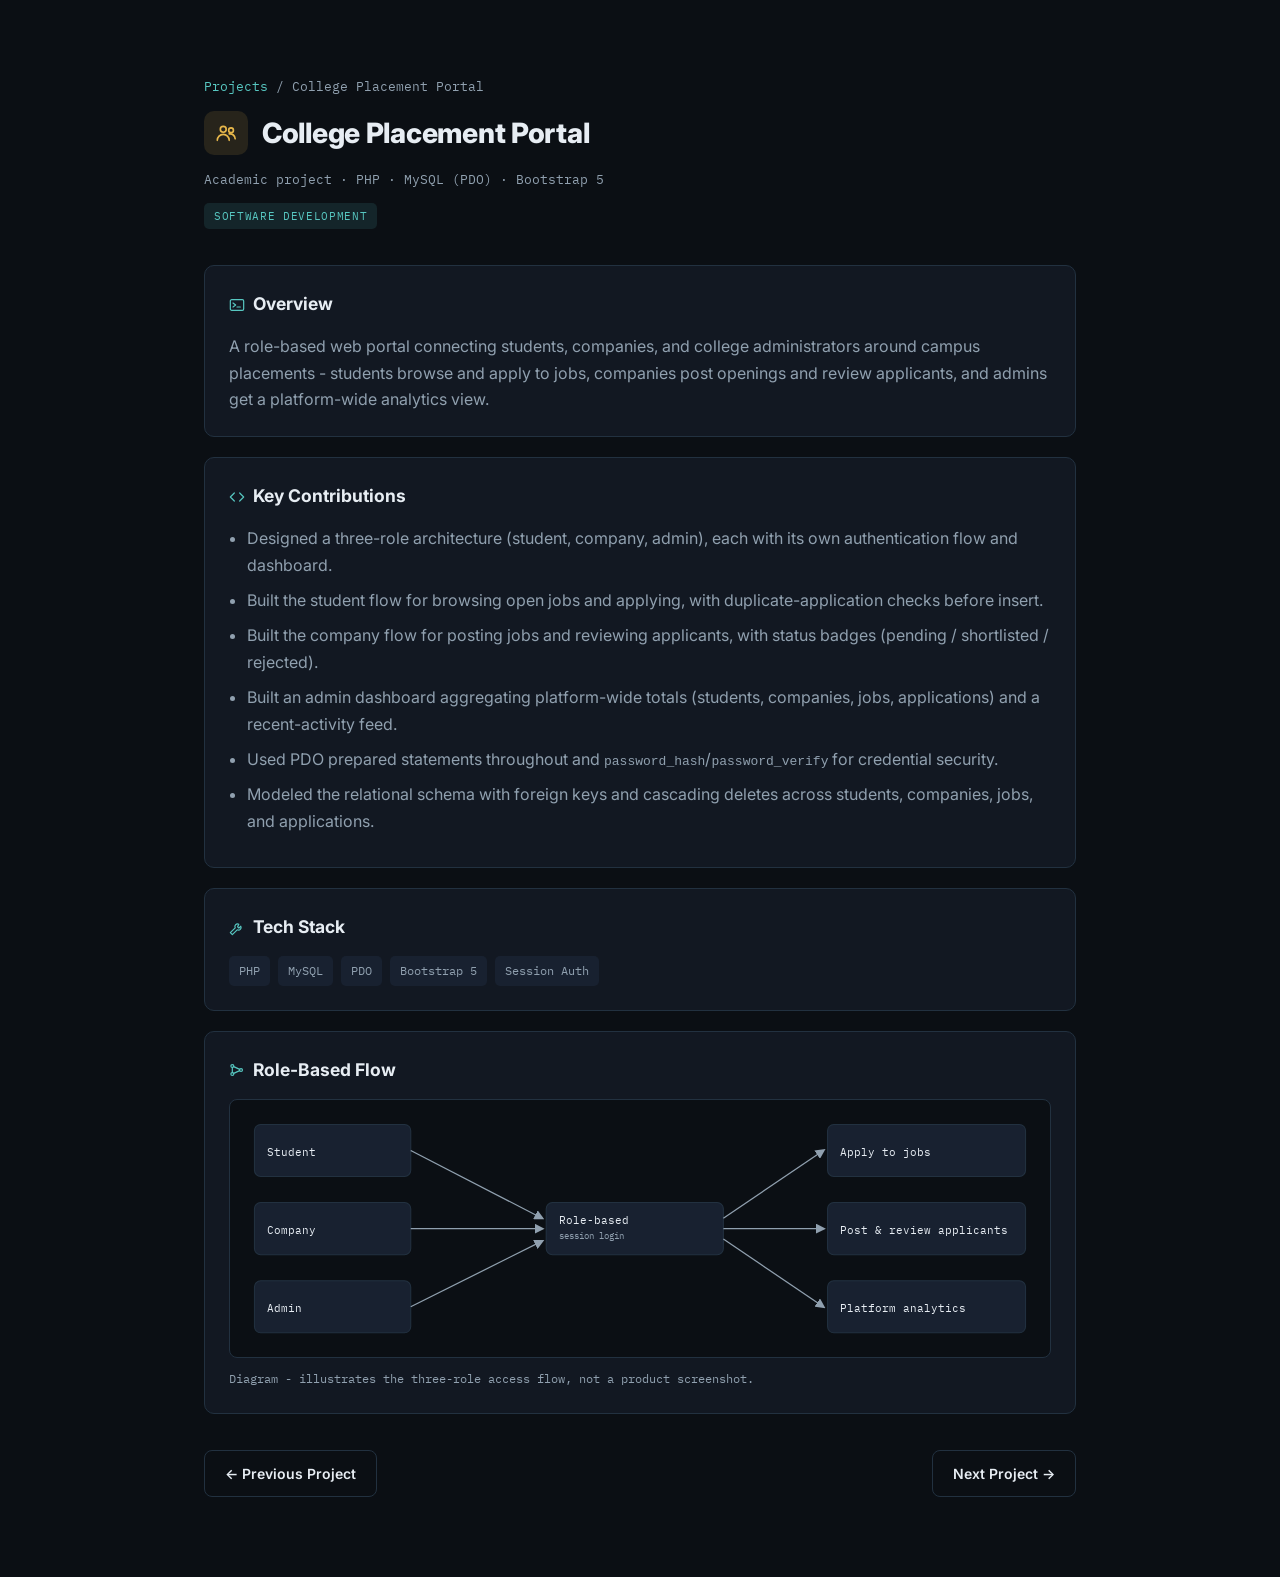
<file: college-placement-portal.html>
<!DOCTYPE html>
<html lang="en">
<head>
  <meta charset="UTF-8" />
  <meta name="viewport" content="width=device-width, initial-scale=1.0" />
  <title>College Placement Portal | Dileep Mandaloju</title>
  <link rel="stylesheet" href="css/project.css">
</head>
<body>
<svg style="display:none" aria-hidden="true">
<symbol id="i-code" viewBox="0 0 24 24" fill="none" stroke="currentColor" stroke-width="1.8" stroke-linecap="round" stroke-linejoin="round"><polyline points="8 6 2 12 8 18"/><polyline points="16 6 22 12 16 18"/></symbol>
<symbol id="i-database" viewBox="0 0 24 24" fill="none" stroke="currentColor" stroke-width="1.8" stroke-linecap="round" stroke-linejoin="round"><ellipse cx="12" cy="5" rx="8" ry="3"/><path d="M4 5v14a8 3 0 0 0 16 0V5"/><path d="M4 12a8 3 0 0 0 16 0"/></symbol>
<symbol id="i-pipeline" viewBox="0 0 24 24" fill="none" stroke="currentColor" stroke-width="1.8" stroke-linecap="round" stroke-linejoin="round"><circle cx="5" cy="6" r="2.2"/><circle cx="5" cy="18" r="2.2"/><circle cx="18" cy="12" r="2.2"/><path d="M5 8.2V15.8"/><path d="M7 7 16 11"/><path d="M7 17 16 13"/></symbol>
<symbol id="i-browser" viewBox="0 0 24 24" fill="none" stroke="currentColor" stroke-width="1.8" stroke-linecap="round" stroke-linejoin="round"><rect x="2" y="4" width="20" height="16" rx="2"/><path d="M2 8h20"/><circle cx="5.5" cy="6" r="0.6" fill="currentColor" stroke="none"/><circle cx="8" cy="6" r="0.6" fill="currentColor" stroke="none"/></symbol>
<symbol id="i-chart" viewBox="0 0 24 24" fill="none" stroke="currentColor" stroke-width="1.8" stroke-linecap="round" stroke-linejoin="round"><path d="M4 20V10"/><path d="M10 20V4"/><path d="M16 20v-7"/><path d="M22 20H2"/></symbol>
<symbol id="i-wrench" viewBox="0 0 24 24" fill="none" stroke="currentColor" stroke-width="1.8" stroke-linecap="round" stroke-linejoin="round"><path d="M14.7 6.3a4 4 0 0 0-5.4 5.4L2 19l3 3 7.3-7.3a4 4 0 0 0 5.4-5.4l-2.8 2.8-2-2z"/></symbol>
<symbol id="i-terminal" viewBox="0 0 24 24" fill="none" stroke="currentColor" stroke-width="1.8" stroke-linecap="round" stroke-linejoin="round"><rect x="2" y="4" width="20" height="16" rx="2"/><polyline points="6 9 10 12 6 15"/><line x1="12" y1="15" x2="17" y2="15"/></symbol>
<symbol id="i-briefcase" viewBox="0 0 24 24" fill="none" stroke="currentColor" stroke-width="1.8" stroke-linecap="round" stroke-linejoin="round"><rect x="2" y="7" width="20" height="13" rx="2"/><path d="M8 7V5a2 2 0 0 1 2-2h4a2 2 0 0 1 2 2v2"/><line x1="2" y1="13" x2="22" y2="13"/></symbol>
<symbol id="i-cart" viewBox="0 0 24 24" fill="none" stroke="currentColor" stroke-width="1.8" stroke-linecap="round" stroke-linejoin="round"><circle cx="9" cy="21" r="1"/><circle cx="20" cy="21" r="1"/><path d="M1 1h4l2.7 13.4a2 2 0 0 0 2 1.6h9.7a2 2 0 0 0 2-1.6L23 6H6"/></symbol>
<symbol id="i-heart" viewBox="0 0 24 24" fill="none" stroke="currentColor" stroke-width="1.8" stroke-linecap="round" stroke-linejoin="round"><path d="M12 21s-8-7-8-12.5A4.5 4.5 0 0 1 12 5.5 4.5 4.5 0 0 1 20 8.5C20 14 12 21 12 21z"/></symbol>
<symbol id="i-cap" viewBox="0 0 24 24" fill="none" stroke="currentColor" stroke-width="1.8" stroke-linecap="round" stroke-linejoin="round"><path d="M2 9 12 4l10 5-10 5-10-5z"/><path d="M6 11.5V17c0 1.5 3 3 6 3s6-1.5 6-3v-5.5"/></symbol>
<symbol id="i-warehouse" viewBox="0 0 24 24" fill="none" stroke="currentColor" stroke-width="1.8" stroke-linecap="round" stroke-linejoin="round"><path d="M3 10 12 4l9 6"/><path d="M5 10v10h14V10"/><line x1="9" y1="20" x2="9" y2="14"/><line x1="15" y1="20" x2="15" y2="14"/></symbol>
<symbol id="i-wallet" viewBox="0 0 24 24" fill="none" stroke="currentColor" stroke-width="1.8" stroke-linecap="round" stroke-linejoin="round"><rect x="2" y="6" width="20" height="14" rx="2"/><path d="M2 10h20"/><circle cx="17" cy="15" r="1.2" fill="currentColor" stroke="none"/></symbol>
<symbol id="i-users" viewBox="0 0 24 24" fill="none" stroke="currentColor" stroke-width="1.8" stroke-linecap="round" stroke-linejoin="round"><circle cx="9" cy="8" r="3.2"/><path d="M2.5 20a6.5 6.5 0 0 1 13 0"/><circle cx="17.5" cy="9" r="2.6"/><path d="M15.5 13a5.5 5.5 0 0 1 6.5 5.4"/></symbol>
<symbol id="i-arrow" viewBox="0 0 24 24" fill="none" stroke="currentColor" stroke-width="1.8" stroke-linecap="round" stroke-linejoin="round"><line x1="5" y1="12" x2="19" y2="12"/><polyline points="13 6 19 12 13 18"/></symbol>
<symbol id="i-external" viewBox="0 0 24 24" fill="none" stroke="currentColor" stroke-width="1.8" stroke-linecap="round" stroke-linejoin="round"><path d="M18 13v6a2 2 0 0 1-2 2H5a2 2 0 0 1-2-2V8a2 2 0 0 1 2-2h6"/><polyline points="15 3 21 3 21 9"/><line x1="10" y1="14" x2="21" y2="3"/></symbol>
<symbol id="i-award" viewBox="0 0 24 24" fill="none" stroke="currentColor" stroke-width="1.8" stroke-linecap="round" stroke-linejoin="round"><circle cx="12" cy="8" r="5.2"/><path d="M8.5 12.8 7 21l5-2.5L17 21l-1.5-8.2"/></symbol>
</svg>

<header>
  <div class="breadcrumb"><a href="index.html#projects">Projects</a> / College Placement Portal</div>
  <div class="title-row tag-software">
    <div class="icon-badge"><svg class="icon"><use href="#i-users"/></svg></div>
    <h1>College Placement Portal</h1>
  </div>
  <div class="meta-row">Academic project · PHP · MySQL (PDO) · Bootstrap 5</div>
  <span class="category-badge tag-software">Software Development</span>
</header>

<section class="content">

  <div class="card">
    <h2><svg class="icon"><use href="#i-terminal"/></svg>Overview</h2>
    <p>
      A role-based web portal connecting students, companies, and college administrators
      around campus placements - students browse and apply to jobs, companies post
      openings and review applicants, and admins get a platform-wide analytics view.
    </p>
  </div>

  <div class="card">
    <h2><svg class="icon"><use href="#i-code"/></svg>Key Contributions</h2>
    <ul>
      <li>Designed a three-role architecture (student, company, admin), each with its own authentication flow and dashboard.</li>
      <li>Built the student flow for browsing open jobs and applying, with duplicate-application checks before insert.</li>
      <li>Built the company flow for posting jobs and reviewing applicants, with status badges (pending / shortlisted / rejected).</li>
      <li>Built an admin dashboard aggregating platform-wide totals (students, companies, jobs, applications) and a recent-activity feed.</li>
      <li>Used PDO prepared statements throughout and <code>password_hash</code>/<code>password_verify</code> for credential security.</li>
      <li>Modeled the relational schema with foreign keys and cascading deletes across students, companies, jobs, and applications.</li>
    </ul>
  </div>

  <div class="card">
    <h2><svg class="icon"><use href="#i-wrench"/></svg>Tech Stack</h2>
    <div class="tech-row"><span>PHP</span><span>MySQL</span><span>PDO</span><span>Bootstrap 5</span><span>Session Auth</span></div>
  </div>

  <div class="card">
    <h2><svg class="icon"><use href="#i-pipeline"/></svg>Role-Based Flow</h2>
    <div class="diagram-box">
      <svg viewBox="0 0 760 220" xmlns="http://www.w3.org/2000/svg" role="img" aria-label="Placement portal role flow diagram">
        <defs>
          <marker id="arrow4" markerWidth="8" markerHeight="8" refX="6" refY="4" orient="auto">
            <path d="M0,0 L8,4 L0,8 Z" fill="#90a0af" />
          </marker>
        </defs>
        <style>
          .box{fill:#182130;stroke:#223140;stroke-width:1;}
          .lbl{font-family:'IBM Plex Mono',monospace;font-size:11px;fill:#e7edf3;}
          .sub{font-family:'IBM Plex Mono',monospace;font-size:9px;fill:#90a0af;}
          .flow{stroke:#90a0af;stroke-width:1.2;fill:none;marker-end:url(#arrow4);}
        </style>

        <rect class="box" x="10" y="10" width="150" height="50" rx="6"/>
        <text class="lbl" x="22" y="40">Student</text>
        <rect class="box" x="10" y="85" width="150" height="50" rx="6"/>
        <text class="lbl" x="22" y="115">Company</text>
        <rect class="box" x="10" y="160" width="150" height="50" rx="6"/>
        <text class="lbl" x="22" y="190">Admin</text>

        <rect class="box" x="290" y="85" width="170" height="50" rx="6"/>
        <text class="lbl" x="302" y="106">Role-based</text>
        <text class="sub" x="302" y="120">session login</text>

        <rect class="box" x="560" y="10" width="190" height="50" rx="6"/>
        <text class="lbl" x="572" y="40">Apply to jobs</text>
        <rect class="box" x="560" y="85" width="190" height="50" rx="6"/>
        <text class="lbl" x="572" y="115">Post &amp; review applicants</text>
        <rect class="box" x="560" y="160" width="190" height="50" rx="6"/>
        <text class="lbl" x="572" y="190">Platform analytics</text>

        <path class="flow" d="M160,35 L286,100"/>
        <path class="flow" d="M160,110 L286,110"/>
        <path class="flow" d="M160,185 L286,122"/>
        <path class="flow" d="M460,100 L556,35"/>
        <path class="flow" d="M460,110 L556,110"/>
        <path class="flow" d="M460,120 L556,185"/>
      </svg>
    </div>
    <p class="diagram-note">Diagram - illustrates the three-role access flow, not a product screenshot.</p>
  </div>

  <div class="project-nav">
    <a href="heart-disease-prediction.html" class="nav-btn back">&larr; Previous Project</a>
    <a href="ecommerce-platform.html" class="nav-btn next">Next Project &rarr;</a>
  </div>

</section>

<script src="js/project.js"></script>
</body>
</html>
</file>
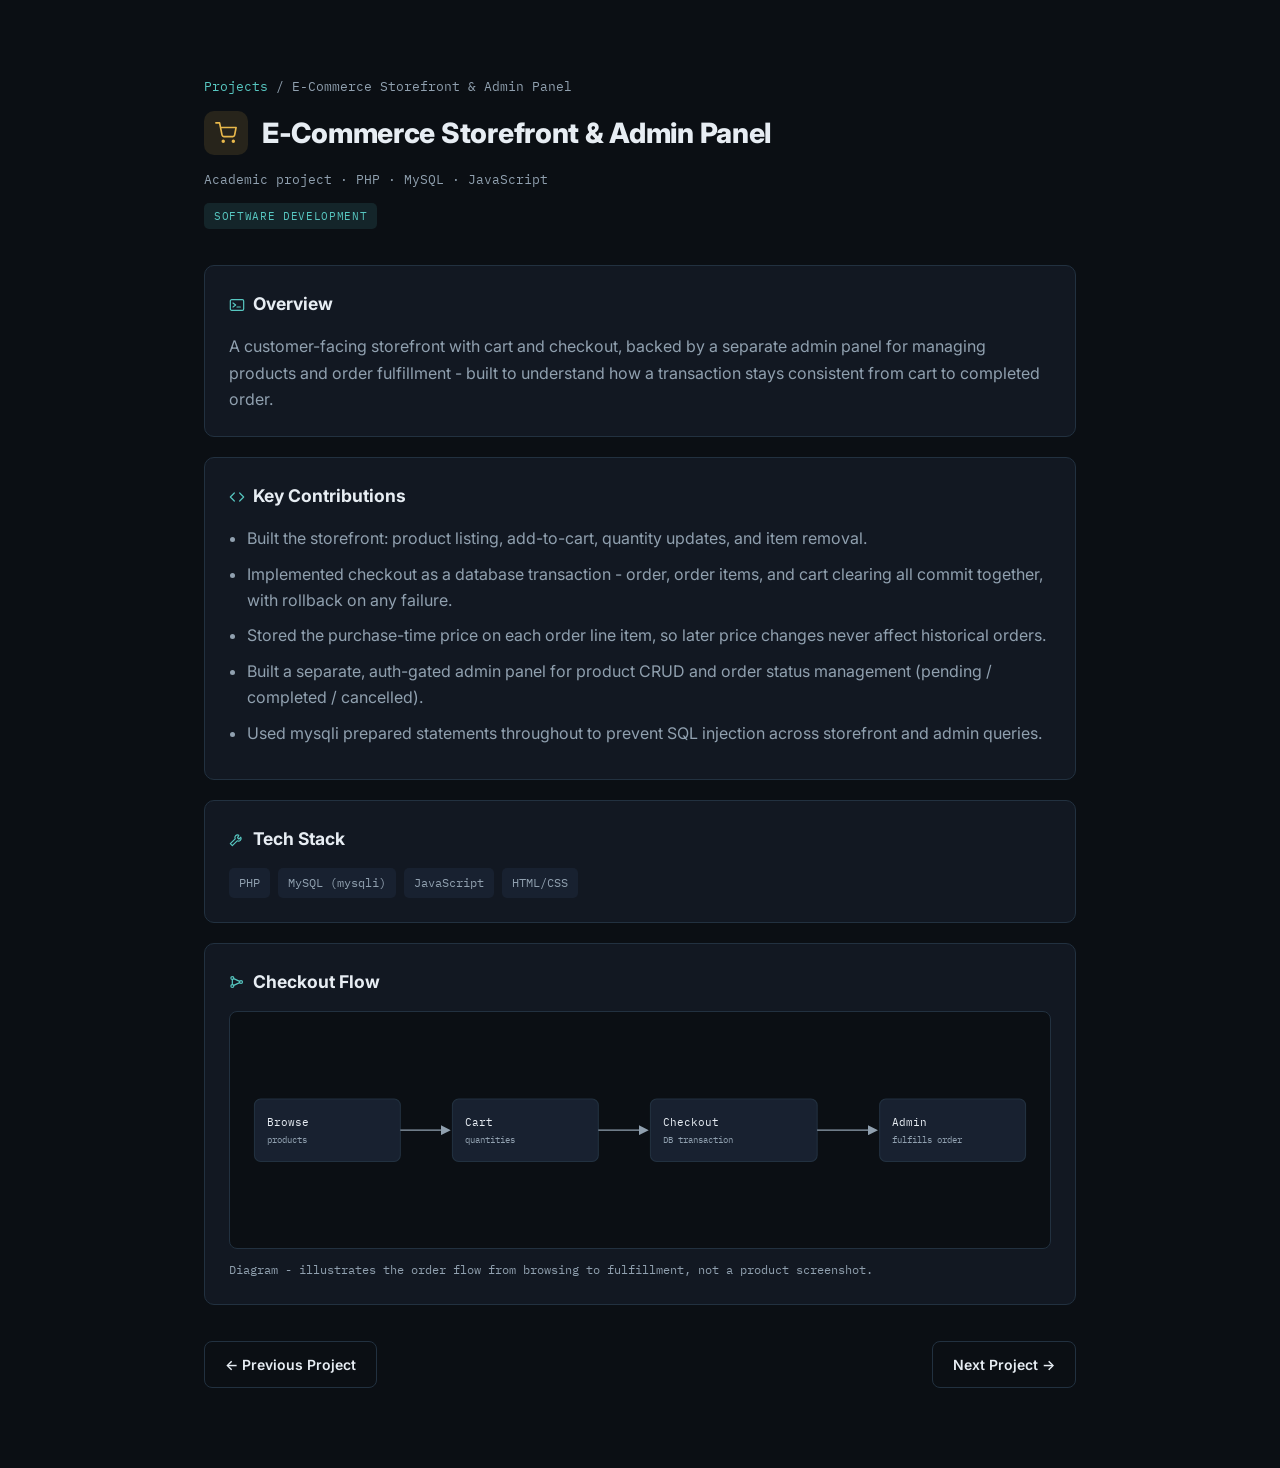
<file: ecommerce-platform.html>
<!DOCTYPE html>
<html lang="en">
<head>
  <meta charset="UTF-8" />
  <meta name="viewport" content="width=device-width, initial-scale=1.0" />
  <title>E-Commerce Storefront & Admin Panel | Dileep Mandaloju</title>
  <link rel="stylesheet" href="css/project.css">
</head>
<body>
<svg style="display:none" aria-hidden="true">
<symbol id="i-code" viewBox="0 0 24 24" fill="none" stroke="currentColor" stroke-width="1.8" stroke-linecap="round" stroke-linejoin="round"><polyline points="8 6 2 12 8 18"/><polyline points="16 6 22 12 16 18"/></symbol>
<symbol id="i-database" viewBox="0 0 24 24" fill="none" stroke="currentColor" stroke-width="1.8" stroke-linecap="round" stroke-linejoin="round"><ellipse cx="12" cy="5" rx="8" ry="3"/><path d="M4 5v14a8 3 0 0 0 16 0V5"/><path d="M4 12a8 3 0 0 0 16 0"/></symbol>
<symbol id="i-pipeline" viewBox="0 0 24 24" fill="none" stroke="currentColor" stroke-width="1.8" stroke-linecap="round" stroke-linejoin="round"><circle cx="5" cy="6" r="2.2"/><circle cx="5" cy="18" r="2.2"/><circle cx="18" cy="12" r="2.2"/><path d="M5 8.2V15.8"/><path d="M7 7 16 11"/><path d="M7 17 16 13"/></symbol>
<symbol id="i-browser" viewBox="0 0 24 24" fill="none" stroke="currentColor" stroke-width="1.8" stroke-linecap="round" stroke-linejoin="round"><rect x="2" y="4" width="20" height="16" rx="2"/><path d="M2 8h20"/><circle cx="5.5" cy="6" r="0.6" fill="currentColor" stroke="none"/><circle cx="8" cy="6" r="0.6" fill="currentColor" stroke="none"/></symbol>
<symbol id="i-chart" viewBox="0 0 24 24" fill="none" stroke="currentColor" stroke-width="1.8" stroke-linecap="round" stroke-linejoin="round"><path d="M4 20V10"/><path d="M10 20V4"/><path d="M16 20v-7"/><path d="M22 20H2"/></symbol>
<symbol id="i-wrench" viewBox="0 0 24 24" fill="none" stroke="currentColor" stroke-width="1.8" stroke-linecap="round" stroke-linejoin="round"><path d="M14.7 6.3a4 4 0 0 0-5.4 5.4L2 19l3 3 7.3-7.3a4 4 0 0 0 5.4-5.4l-2.8 2.8-2-2z"/></symbol>
<symbol id="i-terminal" viewBox="0 0 24 24" fill="none" stroke="currentColor" stroke-width="1.8" stroke-linecap="round" stroke-linejoin="round"><rect x="2" y="4" width="20" height="16" rx="2"/><polyline points="6 9 10 12 6 15"/><line x1="12" y1="15" x2="17" y2="15"/></symbol>
<symbol id="i-briefcase" viewBox="0 0 24 24" fill="none" stroke="currentColor" stroke-width="1.8" stroke-linecap="round" stroke-linejoin="round"><rect x="2" y="7" width="20" height="13" rx="2"/><path d="M8 7V5a2 2 0 0 1 2-2h4a2 2 0 0 1 2 2v2"/><line x1="2" y1="13" x2="22" y2="13"/></symbol>
<symbol id="i-cart" viewBox="0 0 24 24" fill="none" stroke="currentColor" stroke-width="1.8" stroke-linecap="round" stroke-linejoin="round"><circle cx="9" cy="21" r="1"/><circle cx="20" cy="21" r="1"/><path d="M1 1h4l2.7 13.4a2 2 0 0 0 2 1.6h9.7a2 2 0 0 0 2-1.6L23 6H6"/></symbol>
<symbol id="i-heart" viewBox="0 0 24 24" fill="none" stroke="currentColor" stroke-width="1.8" stroke-linecap="round" stroke-linejoin="round"><path d="M12 21s-8-7-8-12.5A4.5 4.5 0 0 1 12 5.5 4.5 4.5 0 0 1 20 8.5C20 14 12 21 12 21z"/></symbol>
<symbol id="i-cap" viewBox="0 0 24 24" fill="none" stroke="currentColor" stroke-width="1.8" stroke-linecap="round" stroke-linejoin="round"><path d="M2 9 12 4l10 5-10 5-10-5z"/><path d="M6 11.5V17c0 1.5 3 3 6 3s6-1.5 6-3v-5.5"/></symbol>
<symbol id="i-warehouse" viewBox="0 0 24 24" fill="none" stroke="currentColor" stroke-width="1.8" stroke-linecap="round" stroke-linejoin="round"><path d="M3 10 12 4l9 6"/><path d="M5 10v10h14V10"/><line x1="9" y1="20" x2="9" y2="14"/><line x1="15" y1="20" x2="15" y2="14"/></symbol>
<symbol id="i-wallet" viewBox="0 0 24 24" fill="none" stroke="currentColor" stroke-width="1.8" stroke-linecap="round" stroke-linejoin="round"><rect x="2" y="6" width="20" height="14" rx="2"/><path d="M2 10h20"/><circle cx="17" cy="15" r="1.2" fill="currentColor" stroke="none"/></symbol>
<symbol id="i-users" viewBox="0 0 24 24" fill="none" stroke="currentColor" stroke-width="1.8" stroke-linecap="round" stroke-linejoin="round"><circle cx="9" cy="8" r="3.2"/><path d="M2.5 20a6.5 6.5 0 0 1 13 0"/><circle cx="17.5" cy="9" r="2.6"/><path d="M15.5 13a5.5 5.5 0 0 1 6.5 5.4"/></symbol>
<symbol id="i-arrow" viewBox="0 0 24 24" fill="none" stroke="currentColor" stroke-width="1.8" stroke-linecap="round" stroke-linejoin="round"><line x1="5" y1="12" x2="19" y2="12"/><polyline points="13 6 19 12 13 18"/></symbol>
<symbol id="i-external" viewBox="0 0 24 24" fill="none" stroke="currentColor" stroke-width="1.8" stroke-linecap="round" stroke-linejoin="round"><path d="M18 13v6a2 2 0 0 1-2 2H5a2 2 0 0 1-2-2V8a2 2 0 0 1 2-2h6"/><polyline points="15 3 21 3 21 9"/><line x1="10" y1="14" x2="21" y2="3"/></symbol>
<symbol id="i-award" viewBox="0 0 24 24" fill="none" stroke="currentColor" stroke-width="1.8" stroke-linecap="round" stroke-linejoin="round"><circle cx="12" cy="8" r="5.2"/><path d="M8.5 12.8 7 21l5-2.5L17 21l-1.5-8.2"/></symbol>
</svg>

<header>
  <div class="breadcrumb"><a href="index.html#projects">Projects</a> / E-Commerce Storefront &amp; Admin Panel</div>
  <div class="title-row tag-software">
    <div class="icon-badge"><svg class="icon"><use href="#i-cart"/></svg></div>
    <h1>E-Commerce Storefront &amp; Admin Panel</h1>
  </div>
  <div class="meta-row">Academic project · PHP · MySQL · JavaScript</div>
  <span class="category-badge tag-software">Software Development</span>
</header>

<section class="content">

  <div class="card">
    <h2><svg class="icon"><use href="#i-terminal"/></svg>Overview</h2>
    <p>
      A customer-facing storefront with cart and checkout, backed by a separate admin
      panel for managing products and order fulfillment - built to understand how a
      transaction stays consistent from cart to completed order.
    </p>
  </div>

  <div class="card">
    <h2><svg class="icon"><use href="#i-code"/></svg>Key Contributions</h2>
    <ul>
      <li>Built the storefront: product listing, add-to-cart, quantity updates, and item removal.</li>
      <li>Implemented checkout as a database transaction - order, order items, and cart clearing all commit together, with rollback on any failure.</li>
      <li>Stored the purchase-time price on each order line item, so later price changes never affect historical orders.</li>
      <li>Built a separate, auth-gated admin panel for product CRUD and order status management (pending / completed / cancelled).</li>
      <li>Used mysqli prepared statements throughout to prevent SQL injection across storefront and admin queries.</li>
    </ul>
  </div>

  <div class="card">
    <h2><svg class="icon"><use href="#i-wrench"/></svg>Tech Stack</h2>
    <div class="tech-row"><span>PHP</span><span>MySQL (mysqli)</span><span>JavaScript</span><span>HTML/CSS</span></div>
  </div>

  <div class="card">
    <h2><svg class="icon"><use href="#i-pipeline"/></svg>Checkout Flow</h2>
    <div class="diagram-box">
      <svg viewBox="0 0 760 200" xmlns="http://www.w3.org/2000/svg" role="img" aria-label="Ecommerce checkout flow diagram">
        <defs>
          <marker id="arrow5" markerWidth="8" markerHeight="8" refX="6" refY="4" orient="auto">
            <path d="M0,0 L8,4 L0,8 Z" fill="#90a0af" />
          </marker>
        </defs>
        <style>
          .box{fill:#182130;stroke:#223140;stroke-width:1;}
          .lbl{font-family:'IBM Plex Mono',monospace;font-size:11px;fill:#e7edf3;}
          .sub{font-family:'IBM Plex Mono',monospace;font-size:9px;fill:#90a0af;}
          .flow{stroke:#90a0af;stroke-width:1.2;fill:none;marker-end:url(#arrow5);}
        </style>

        <rect class="box" x="10" y="70" width="140" height="60" rx="6"/>
        <text class="lbl" x="22" y="96">Browse</text>
        <text class="sub" x="22" y="112">products</text>

        <rect class="box" x="200" y="70" width="140" height="60" rx="6"/>
        <text class="lbl" x="212" y="96">Cart</text>
        <text class="sub" x="212" y="112">quantities</text>

        <rect class="box" x="390" y="70" width="160" height="60" rx="6"/>
        <text class="lbl" x="402" y="96">Checkout</text>
        <text class="sub" x="402" y="112">DB transaction</text>

        <rect class="box" x="610" y="70" width="140" height="60" rx="6"/>
        <text class="lbl" x="622" y="96">Admin</text>
        <text class="sub" x="622" y="112">fulfills order</text>

        <path class="flow" d="M150,100 L196,100"/>
        <path class="flow" d="M340,100 L386,100"/>
        <path class="flow" d="M550,100 L606,100"/>
      </svg>
    </div>
    <p class="diagram-note">Diagram - illustrates the order flow from browsing to fulfillment, not a product screenshot.</p>
  </div>

  <div class="project-nav">
    <a href="college-placement-portal.html" class="nav-btn back">&larr; Previous Project</a>
    <a href="expense-tracker.html" class="nav-btn next">Next Project &rarr;</a>
  </div>

</section>

<script src="js/project.js"></script>
</body>
</html>
</file>
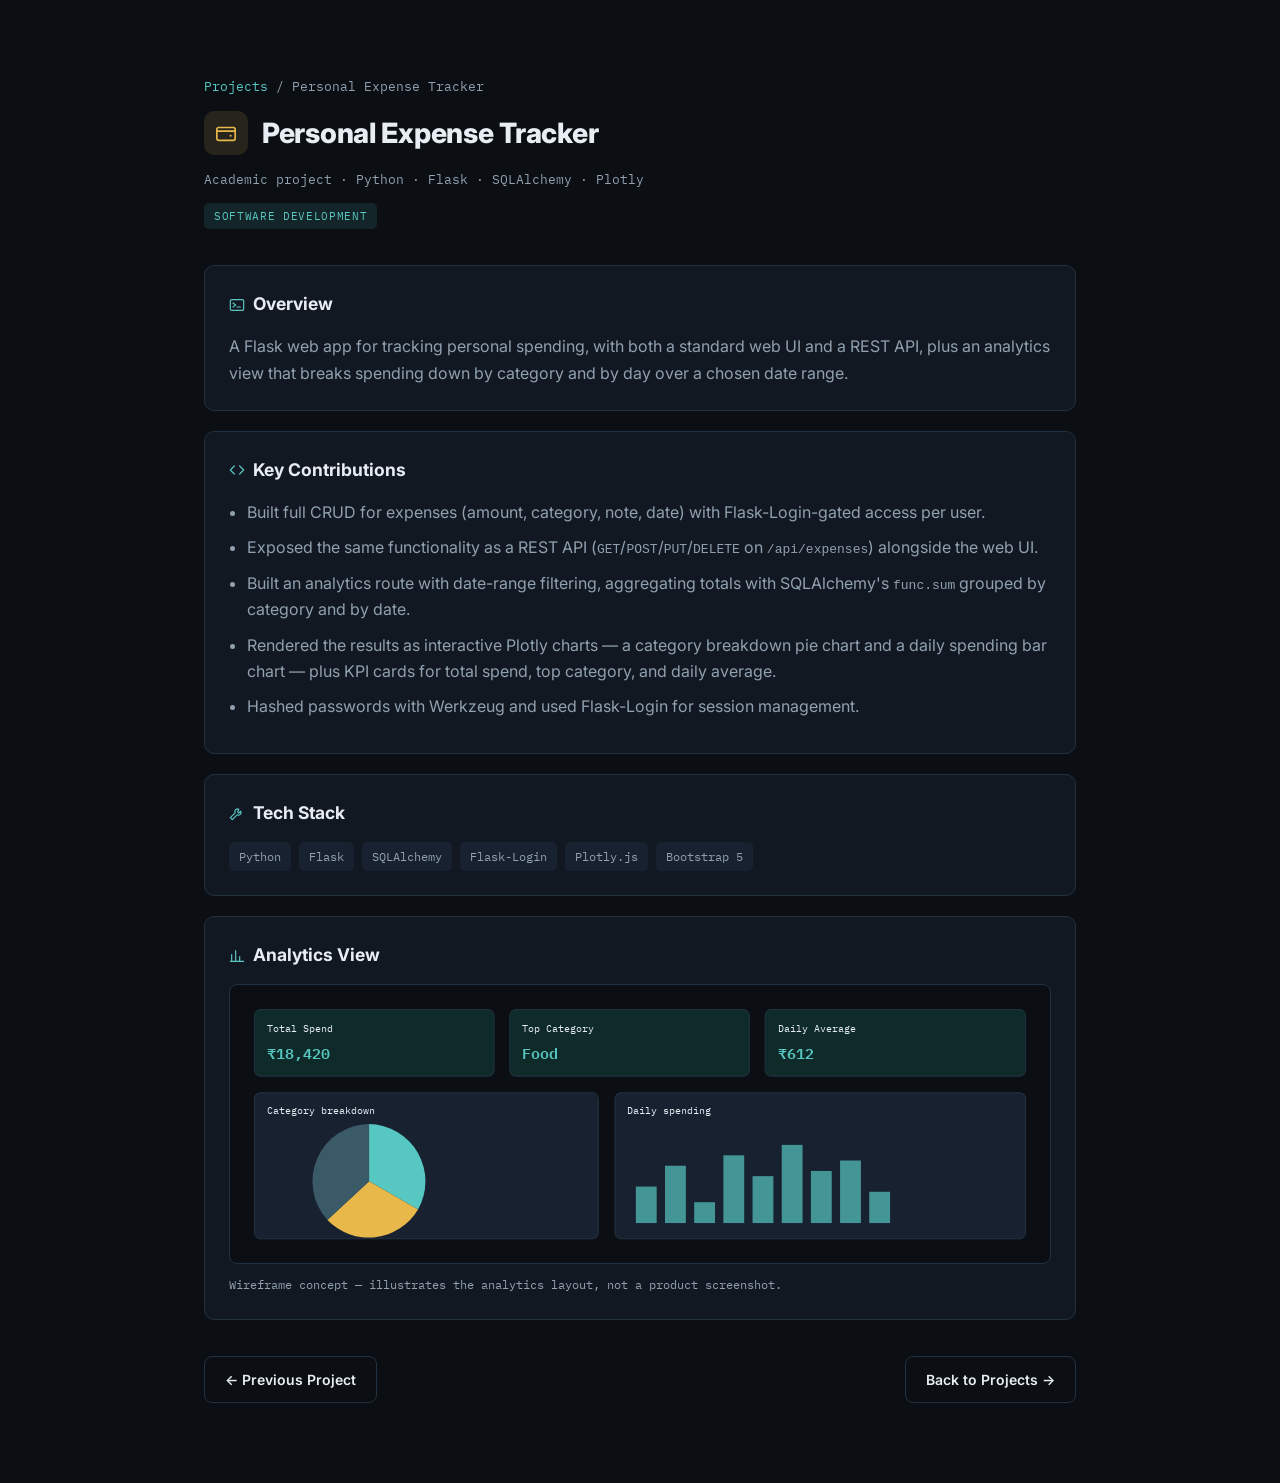
<file: expense-tracker.html>
<!DOCTYPE html>
<html lang="en">
<head>
  <meta charset="UTF-8" />
  <meta name="viewport" content="width=device-width, initial-scale=1.0" />
  <title>Personal Expense Tracker | Dileep Mandaloju</title>
  <link rel="stylesheet" href="css/project.css">
</head>
<body>
<svg style="display:none" aria-hidden="true">
<symbol id="i-code" viewBox="0 0 24 24" fill="none" stroke="currentColor" stroke-width="1.8" stroke-linecap="round" stroke-linejoin="round"><polyline points="8 6 2 12 8 18"/><polyline points="16 6 22 12 16 18"/></symbol>
<symbol id="i-database" viewBox="0 0 24 24" fill="none" stroke="currentColor" stroke-width="1.8" stroke-linecap="round" stroke-linejoin="round"><ellipse cx="12" cy="5" rx="8" ry="3"/><path d="M4 5v14a8 3 0 0 0 16 0V5"/><path d="M4 12a8 3 0 0 0 16 0"/></symbol>
<symbol id="i-pipeline" viewBox="0 0 24 24" fill="none" stroke="currentColor" stroke-width="1.8" stroke-linecap="round" stroke-linejoin="round"><circle cx="5" cy="6" r="2.2"/><circle cx="5" cy="18" r="2.2"/><circle cx="18" cy="12" r="2.2"/><path d="M5 8.2V15.8"/><path d="M7 7 16 11"/><path d="M7 17 16 13"/></symbol>
<symbol id="i-browser" viewBox="0 0 24 24" fill="none" stroke="currentColor" stroke-width="1.8" stroke-linecap="round" stroke-linejoin="round"><rect x="2" y="4" width="20" height="16" rx="2"/><path d="M2 8h20"/><circle cx="5.5" cy="6" r="0.6" fill="currentColor" stroke="none"/><circle cx="8" cy="6" r="0.6" fill="currentColor" stroke="none"/></symbol>
<symbol id="i-chart" viewBox="0 0 24 24" fill="none" stroke="currentColor" stroke-width="1.8" stroke-linecap="round" stroke-linejoin="round"><path d="M4 20V10"/><path d="M10 20V4"/><path d="M16 20v-7"/><path d="M22 20H2"/></symbol>
<symbol id="i-wrench" viewBox="0 0 24 24" fill="none" stroke="currentColor" stroke-width="1.8" stroke-linecap="round" stroke-linejoin="round"><path d="M14.7 6.3a4 4 0 0 0-5.4 5.4L2 19l3 3 7.3-7.3a4 4 0 0 0 5.4-5.4l-2.8 2.8-2-2z"/></symbol>
<symbol id="i-terminal" viewBox="0 0 24 24" fill="none" stroke="currentColor" stroke-width="1.8" stroke-linecap="round" stroke-linejoin="round"><rect x="2" y="4" width="20" height="16" rx="2"/><polyline points="6 9 10 12 6 15"/><line x1="12" y1="15" x2="17" y2="15"/></symbol>
<symbol id="i-briefcase" viewBox="0 0 24 24" fill="none" stroke="currentColor" stroke-width="1.8" stroke-linecap="round" stroke-linejoin="round"><rect x="2" y="7" width="20" height="13" rx="2"/><path d="M8 7V5a2 2 0 0 1 2-2h4a2 2 0 0 1 2 2v2"/><line x1="2" y1="13" x2="22" y2="13"/></symbol>
<symbol id="i-cart" viewBox="0 0 24 24" fill="none" stroke="currentColor" stroke-width="1.8" stroke-linecap="round" stroke-linejoin="round"><circle cx="9" cy="21" r="1"/><circle cx="20" cy="21" r="1"/><path d="M1 1h4l2.7 13.4a2 2 0 0 0 2 1.6h9.7a2 2 0 0 0 2-1.6L23 6H6"/></symbol>
<symbol id="i-heart" viewBox="0 0 24 24" fill="none" stroke="currentColor" stroke-width="1.8" stroke-linecap="round" stroke-linejoin="round"><path d="M12 21s-8-7-8-12.5A4.5 4.5 0 0 1 12 5.5 4.5 4.5 0 0 1 20 8.5C20 14 12 21 12 21z"/></symbol>
<symbol id="i-cap" viewBox="0 0 24 24" fill="none" stroke="currentColor" stroke-width="1.8" stroke-linecap="round" stroke-linejoin="round"><path d="M2 9 12 4l10 5-10 5-10-5z"/><path d="M6 11.5V17c0 1.5 3 3 6 3s6-1.5 6-3v-5.5"/></symbol>
<symbol id="i-warehouse" viewBox="0 0 24 24" fill="none" stroke="currentColor" stroke-width="1.8" stroke-linecap="round" stroke-linejoin="round"><path d="M3 10 12 4l9 6"/><path d="M5 10v10h14V10"/><line x1="9" y1="20" x2="9" y2="14"/><line x1="15" y1="20" x2="15" y2="14"/></symbol>
<symbol id="i-wallet" viewBox="0 0 24 24" fill="none" stroke="currentColor" stroke-width="1.8" stroke-linecap="round" stroke-linejoin="round"><rect x="2" y="6" width="20" height="14" rx="2"/><path d="M2 10h20"/><circle cx="17" cy="15" r="1.2" fill="currentColor" stroke="none"/></symbol>
<symbol id="i-users" viewBox="0 0 24 24" fill="none" stroke="currentColor" stroke-width="1.8" stroke-linecap="round" stroke-linejoin="round"><circle cx="9" cy="8" r="3.2"/><path d="M2.5 20a6.5 6.5 0 0 1 13 0"/><circle cx="17.5" cy="9" r="2.6"/><path d="M15.5 13a5.5 5.5 0 0 1 6.5 5.4"/></symbol>
<symbol id="i-arrow" viewBox="0 0 24 24" fill="none" stroke="currentColor" stroke-width="1.8" stroke-linecap="round" stroke-linejoin="round"><line x1="5" y1="12" x2="19" y2="12"/><polyline points="13 6 19 12 13 18"/></symbol>
<symbol id="i-external" viewBox="0 0 24 24" fill="none" stroke="currentColor" stroke-width="1.8" stroke-linecap="round" stroke-linejoin="round"><path d="M18 13v6a2 2 0 0 1-2 2H5a2 2 0 0 1-2-2V8a2 2 0 0 1 2-2h6"/><polyline points="15 3 21 3 21 9"/><line x1="10" y1="14" x2="21" y2="3"/></symbol>
<symbol id="i-award" viewBox="0 0 24 24" fill="none" stroke="currentColor" stroke-width="1.8" stroke-linecap="round" stroke-linejoin="round"><circle cx="12" cy="8" r="5.2"/><path d="M8.5 12.8 7 21l5-2.5L17 21l-1.5-8.2"/></symbol>
</svg>

<header>
  <div class="breadcrumb"><a href="index.html#projects">Projects</a> / Personal Expense Tracker</div>
  <div class="title-row tag-software">
    <div class="icon-badge"><svg class="icon"><use href="#i-wallet"/></svg></div>
    <h1>Personal Expense Tracker</h1>
  </div>
  <div class="meta-row">Academic project &middot; Python &middot; Flask &middot; SQLAlchemy &middot; Plotly</div>
  <span class="category-badge tag-software">Software Development</span>
</header>

<section class="content">

  <div class="card">
    <h2><svg class="icon"><use href="#i-terminal"/></svg>Overview</h2>
    <p>
      A Flask web app for tracking personal spending, with both a standard web UI and a
      REST API, plus an analytics view that breaks spending down by category and by day
      over a chosen date range.
    </p>
  </div>

  <div class="card">
    <h2><svg class="icon"><use href="#i-code"/></svg>Key Contributions</h2>
    <ul>
      <li>Built full CRUD for expenses (amount, category, note, date) with Flask-Login-gated access per user.</li>
      <li>Exposed the same functionality as a REST API (<code>GET</code>/<code>POST</code>/<code>PUT</code>/<code>DELETE</code> on <code>/api/expenses</code>) alongside the web UI.</li>
      <li>Built an analytics route with date-range filtering, aggregating totals with SQLAlchemy's <code>func.sum</code> grouped by category and by date.</li>
      <li>Rendered the results as interactive Plotly charts &mdash; a category breakdown pie chart and a daily spending bar chart &mdash; plus KPI cards for total spend, top category, and daily average.</li>
      <li>Hashed passwords with Werkzeug and used Flask-Login for session management.</li>
    </ul>
  </div>

  <div class="card">
    <h2><svg class="icon"><use href="#i-wrench"/></svg>Tech Stack</h2>
    <div class="tech-row"><span>Python</span><span>Flask</span><span>SQLAlchemy</span><span>Flask-Login</span><span>Plotly.js</span><span>Bootstrap 5</span></div>
  </div>

  <div class="card">
    <h2><svg class="icon"><use href="#i-chart"/></svg>Analytics View</h2>
    <div class="diagram-box">
      <svg viewBox="0 0 760 240" xmlns="http://www.w3.org/2000/svg" role="img" aria-label="Expense tracker analytics wireframe">
        <style>
          .box{fill:#182130;stroke:#223140;stroke-width:1;}
          .kpi{fill:#0f2b29;stroke:#223140;stroke-width:1;}
          .lbl{font-family:'IBM Plex Mono',monospace;font-size:10px;fill:#e7edf3;}
          .sub{font-family:'IBM Plex Mono',monospace;font-size:14px;fill:#57c7c1;font-weight:600;}
          .slice1{fill:#57c7c1;}
          .slice2{fill:#e8b84b;}
          .slice3{fill:#3a5a68;}
          .bar{fill:#57c7c1;opacity:0.7;}
        </style>

        <rect class="kpi" x="10" y="10" width="230" height="64" rx="6"/>
        <text class="lbl" x="22" y="32">Total Spend</text>
        <text class="sub" x="22" y="58">&#8377;18,420</text>

        <rect class="kpi" x="255" y="10" width="230" height="64" rx="6"/>
        <text class="lbl" x="267" y="32">Top Category</text>
        <text class="sub" x="267" y="58">Food</text>

        <rect class="kpi" x="500" y="10" width="250" height="64" rx="6"/>
        <text class="lbl" x="512" y="32">Daily Average</text>
        <text class="sub" x="512" y="58">&#8377;612</text>

        <rect class="box" x="10" y="90" width="330" height="140" rx="6"/>
        <text class="lbl" x="22" y="110">Category breakdown</text>
        <g transform="translate(120,175)">
          <path class="slice1" d="M0 0 L0 -55 A55 55 0 0 1 47 27 Z"/>
          <path class="slice2" d="M0 0 L47 27 A55 55 0 0 1 -40 37 Z"/>
          <path class="slice3" d="M0 0 L-40 37 A55 55 0 0 1 0 -55 Z"/>
        </g>

        <rect class="box" x="356" y="90" width="394" height="140" rx="6"/>
        <text class="lbl" x="368" y="110">Daily spending</text>
        <rect class="bar" x="376" y="180" width="20" height="35"/>
        <rect class="bar" x="404" y="160" width="20" height="55"/>
        <rect class="bar" x="432" y="195" width="20" height="20"/>
        <rect class="bar" x="460" y="150" width="20" height="65"/>
        <rect class="bar" x="488" y="170" width="20" height="45"/>
        <rect class="bar" x="516" y="140" width="20" height="75"/>
        <rect class="bar" x="544" y="165" width="20" height="50"/>
        <rect class="bar" x="572" y="155" width="20" height="60"/>
        <rect class="bar" x="600" y="185" width="20" height="30"/>
      </svg>
    </div>
    <p class="diagram-note">Wireframe concept &mdash; illustrates the analytics layout, not a product screenshot.</p>
  </div>

  <div class="project-nav">
    <a href="ecommerce-platform.html" class="nav-btn back">&larr; Previous Project</a>
    <a href="index.html#projects" class="nav-btn next">Back to Projects &rarr;</a>
  </div>

</section>

<script src="js/project.js"></script>
</body>
</html>
</file>
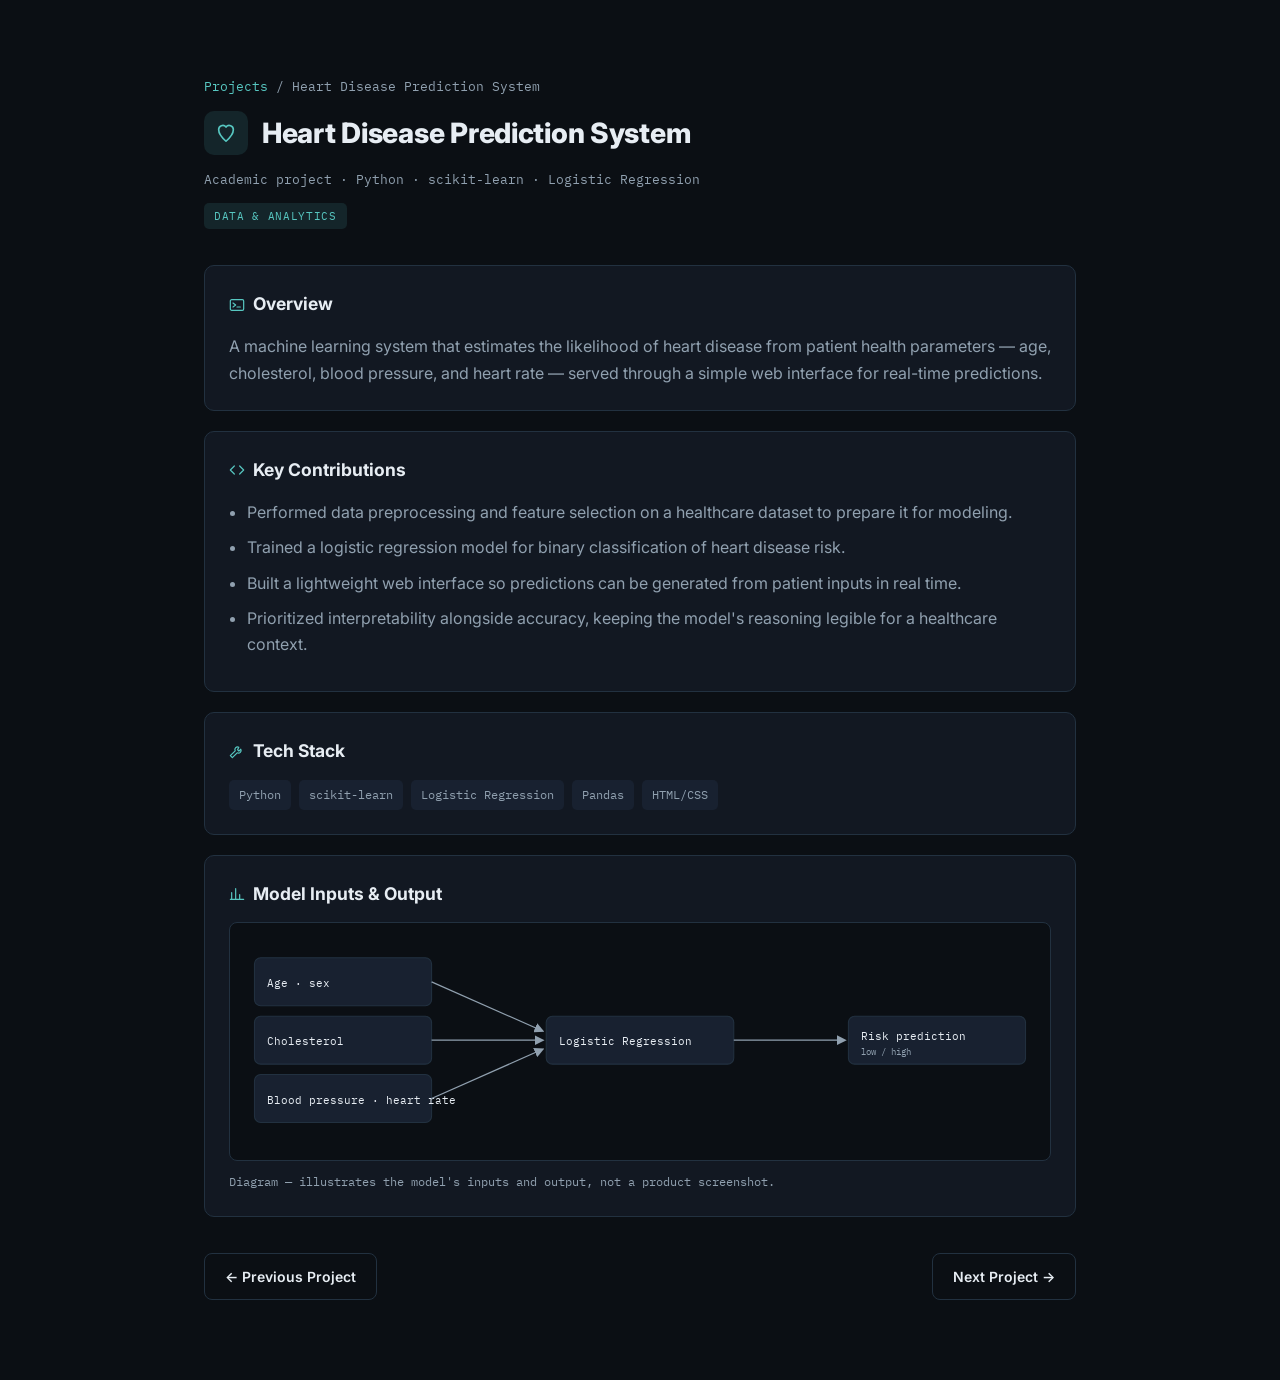
<file: heart-disease-prediction.html>
<!DOCTYPE html>
<html lang="en">
<head>
  <meta charset="UTF-8" />
  <meta name="viewport" content="width=device-width, initial-scale=1.0" />
  <title>Heart Disease Prediction System | Dileep Mandaloju</title>
  <link rel="stylesheet" href="css/project.css">
</head>
<body>
<svg style="display:none" aria-hidden="true">
<symbol id="i-code" viewBox="0 0 24 24" fill="none" stroke="currentColor" stroke-width="1.8" stroke-linecap="round" stroke-linejoin="round"><polyline points="8 6 2 12 8 18"/><polyline points="16 6 22 12 16 18"/></symbol>
<symbol id="i-database" viewBox="0 0 24 24" fill="none" stroke="currentColor" stroke-width="1.8" stroke-linecap="round" stroke-linejoin="round"><ellipse cx="12" cy="5" rx="8" ry="3"/><path d="M4 5v14a8 3 0 0 0 16 0V5"/><path d="M4 12a8 3 0 0 0 16 0"/></symbol>
<symbol id="i-pipeline" viewBox="0 0 24 24" fill="none" stroke="currentColor" stroke-width="1.8" stroke-linecap="round" stroke-linejoin="round"><circle cx="5" cy="6" r="2.2"/><circle cx="5" cy="18" r="2.2"/><circle cx="18" cy="12" r="2.2"/><path d="M5 8.2V15.8"/><path d="M7 7 16 11"/><path d="M7 17 16 13"/></symbol>
<symbol id="i-browser" viewBox="0 0 24 24" fill="none" stroke="currentColor" stroke-width="1.8" stroke-linecap="round" stroke-linejoin="round"><rect x="2" y="4" width="20" height="16" rx="2"/><path d="M2 8h20"/><circle cx="5.5" cy="6" r="0.6" fill="currentColor" stroke="none"/><circle cx="8" cy="6" r="0.6" fill="currentColor" stroke="none"/></symbol>
<symbol id="i-chart" viewBox="0 0 24 24" fill="none" stroke="currentColor" stroke-width="1.8" stroke-linecap="round" stroke-linejoin="round"><path d="M4 20V10"/><path d="M10 20V4"/><path d="M16 20v-7"/><path d="M22 20H2"/></symbol>
<symbol id="i-wrench" viewBox="0 0 24 24" fill="none" stroke="currentColor" stroke-width="1.8" stroke-linecap="round" stroke-linejoin="round"><path d="M14.7 6.3a4 4 0 0 0-5.4 5.4L2 19l3 3 7.3-7.3a4 4 0 0 0 5.4-5.4l-2.8 2.8-2-2z"/></symbol>
<symbol id="i-terminal" viewBox="0 0 24 24" fill="none" stroke="currentColor" stroke-width="1.8" stroke-linecap="round" stroke-linejoin="round"><rect x="2" y="4" width="20" height="16" rx="2"/><polyline points="6 9 10 12 6 15"/><line x1="12" y1="15" x2="17" y2="15"/></symbol>
<symbol id="i-briefcase" viewBox="0 0 24 24" fill="none" stroke="currentColor" stroke-width="1.8" stroke-linecap="round" stroke-linejoin="round"><rect x="2" y="7" width="20" height="13" rx="2"/><path d="M8 7V5a2 2 0 0 1 2-2h4a2 2 0 0 1 2 2v2"/><line x1="2" y1="13" x2="22" y2="13"/></symbol>
<symbol id="i-cart" viewBox="0 0 24 24" fill="none" stroke="currentColor" stroke-width="1.8" stroke-linecap="round" stroke-linejoin="round"><circle cx="9" cy="21" r="1"/><circle cx="20" cy="21" r="1"/><path d="M1 1h4l2.7 13.4a2 2 0 0 0 2 1.6h9.7a2 2 0 0 0 2-1.6L23 6H6"/></symbol>
<symbol id="i-heart" viewBox="0 0 24 24" fill="none" stroke="currentColor" stroke-width="1.8" stroke-linecap="round" stroke-linejoin="round"><path d="M12 21s-8-7-8-12.5A4.5 4.5 0 0 1 12 5.5 4.5 4.5 0 0 1 20 8.5C20 14 12 21 12 21z"/></symbol>
<symbol id="i-cap" viewBox="0 0 24 24" fill="none" stroke="currentColor" stroke-width="1.8" stroke-linecap="round" stroke-linejoin="round"><path d="M2 9 12 4l10 5-10 5-10-5z"/><path d="M6 11.5V17c0 1.5 3 3 6 3s6-1.5 6-3v-5.5"/></symbol>
<symbol id="i-warehouse" viewBox="0 0 24 24" fill="none" stroke="currentColor" stroke-width="1.8" stroke-linecap="round" stroke-linejoin="round"><path d="M3 10 12 4l9 6"/><path d="M5 10v10h14V10"/><line x1="9" y1="20" x2="9" y2="14"/><line x1="15" y1="20" x2="15" y2="14"/></symbol>
<symbol id="i-wallet" viewBox="0 0 24 24" fill="none" stroke="currentColor" stroke-width="1.8" stroke-linecap="round" stroke-linejoin="round"><rect x="2" y="6" width="20" height="14" rx="2"/><path d="M2 10h20"/><circle cx="17" cy="15" r="1.2" fill="currentColor" stroke="none"/></symbol>
<symbol id="i-users" viewBox="0 0 24 24" fill="none" stroke="currentColor" stroke-width="1.8" stroke-linecap="round" stroke-linejoin="round"><circle cx="9" cy="8" r="3.2"/><path d="M2.5 20a6.5 6.5 0 0 1 13 0"/><circle cx="17.5" cy="9" r="2.6"/><path d="M15.5 13a5.5 5.5 0 0 1 6.5 5.4"/></symbol>
<symbol id="i-arrow" viewBox="0 0 24 24" fill="none" stroke="currentColor" stroke-width="1.8" stroke-linecap="round" stroke-linejoin="round"><line x1="5" y1="12" x2="19" y2="12"/><polyline points="13 6 19 12 13 18"/></symbol>
<symbol id="i-external" viewBox="0 0 24 24" fill="none" stroke="currentColor" stroke-width="1.8" stroke-linecap="round" stroke-linejoin="round"><path d="M18 13v6a2 2 0 0 1-2 2H5a2 2 0 0 1-2-2V8a2 2 0 0 1 2-2h6"/><polyline points="15 3 21 3 21 9"/><line x1="10" y1="14" x2="21" y2="3"/></symbol>
<symbol id="i-award" viewBox="0 0 24 24" fill="none" stroke="currentColor" stroke-width="1.8" stroke-linecap="round" stroke-linejoin="round"><circle cx="12" cy="8" r="5.2"/><path d="M8.5 12.8 7 21l5-2.5L17 21l-1.5-8.2"/></symbol>
</svg>

<header>
  <div class="breadcrumb"><a href="index.html#projects">Projects</a> / Heart Disease Prediction System</div>
  <div class="title-row tag-data">
    <div class="icon-badge"><svg class="icon"><use href="#i-heart"/></svg></div>
    <h1>Heart Disease Prediction System</h1>
  </div>
  <div class="meta-row">Academic project &middot; Python &middot; scikit-learn &middot; Logistic Regression</div>
  <span class="category-badge">Data &amp; Analytics</span>
</header>

<section class="content">

  <div class="card">
    <h2><svg class="icon"><use href="#i-terminal"/></svg>Overview</h2>
    <p>
      A machine learning system that estimates the likelihood of heart disease from
      patient health parameters &mdash; age, cholesterol, blood pressure, and heart rate
      &mdash; served through a simple web interface for real-time predictions.
    </p>
  </div>

  <div class="card">
    <h2><svg class="icon"><use href="#i-code"/></svg>Key Contributions</h2>
    <ul>
      <li>Performed data preprocessing and feature selection on a healthcare dataset to prepare it for modeling.</li>
      <li>Trained a logistic regression model for binary classification of heart disease risk.</li>
      <li>Built a lightweight web interface so predictions can be generated from patient inputs in real time.</li>
      <li>Prioritized interpretability alongside accuracy, keeping the model's reasoning legible for a healthcare context.</li>
    </ul>
  </div>

  <div class="card">
    <h2><svg class="icon"><use href="#i-wrench"/></svg>Tech Stack</h2>
    <div class="tech-row"><span>Python</span><span>scikit-learn</span><span>Logistic Regression</span><span>Pandas</span><span>HTML/CSS</span></div>
  </div>

  <div class="card">
    <h2><svg class="icon"><use href="#i-chart"/></svg>Model Inputs &amp; Output</h2>
    <div class="diagram-box">
      <svg viewBox="0 0 760 200" xmlns="http://www.w3.org/2000/svg" role="img" aria-label="Prediction model flow diagram">
        <defs>
          <marker id="arrow3" markerWidth="8" markerHeight="8" refX="6" refY="4" orient="auto">
            <path d="M0,0 L8,4 L0,8 Z" fill="#90a0af" />
          </marker>
        </defs>
        <style>
          .box{fill:#182130;stroke:#223140;stroke-width:1;}
          .lbl{font-family:'IBM Plex Mono',monospace;font-size:10.5px;fill:#e7edf3;}
          .sub{font-family:'IBM Plex Mono',monospace;font-size:9px;fill:#90a0af;}
          .flow{stroke:#90a0af;stroke-width:1.2;fill:none;marker-end:url(#arrow3);}
        </style>

        <rect class="box" x="10" y="20" width="170" height="46" rx="6"/>
        <text class="lbl" x="22" y="48">Age &middot; sex</text>
        <rect class="box" x="10" y="76" width="170" height="46" rx="6"/>
        <text class="lbl" x="22" y="104">Cholesterol</text>
        <rect class="box" x="10" y="132" width="170" height="46" rx="6"/>
        <text class="lbl" x="22" y="160">Blood pressure &middot; heart rate</text>

        <rect class="box" x="290" y="76" width="180" height="46" rx="6"/>
        <text class="lbl" x="302" y="104">Logistic Regression</text>

        <rect class="box" x="580" y="76" width="170" height="46" rx="6"/>
        <text class="lbl" x="592" y="99">Risk prediction</text>
        <text class="sub" x="592" y="113">low / high</text>

        <path class="flow" d="M180,43 L286,90"/>
        <path class="flow" d="M180,99 L286,99"/>
        <path class="flow" d="M180,155 L286,108"/>
        <path class="flow" d="M470,99 L576,99"/>
      </svg>
    </div>
    <p class="diagram-note">Diagram &mdash; illustrates the model's inputs and output, not a product screenshot.</p>
  </div>

  <div class="project-nav">
    <a href="student-performance-dashboard.html" class="nav-btn back">&larr; Previous Project</a>
    <a href="college-placement-portal.html" class="nav-btn next">Next Project &rarr;</a>
  </div>

</section>

<script src="js/project.js"></script>
</body>
</html>
</file>
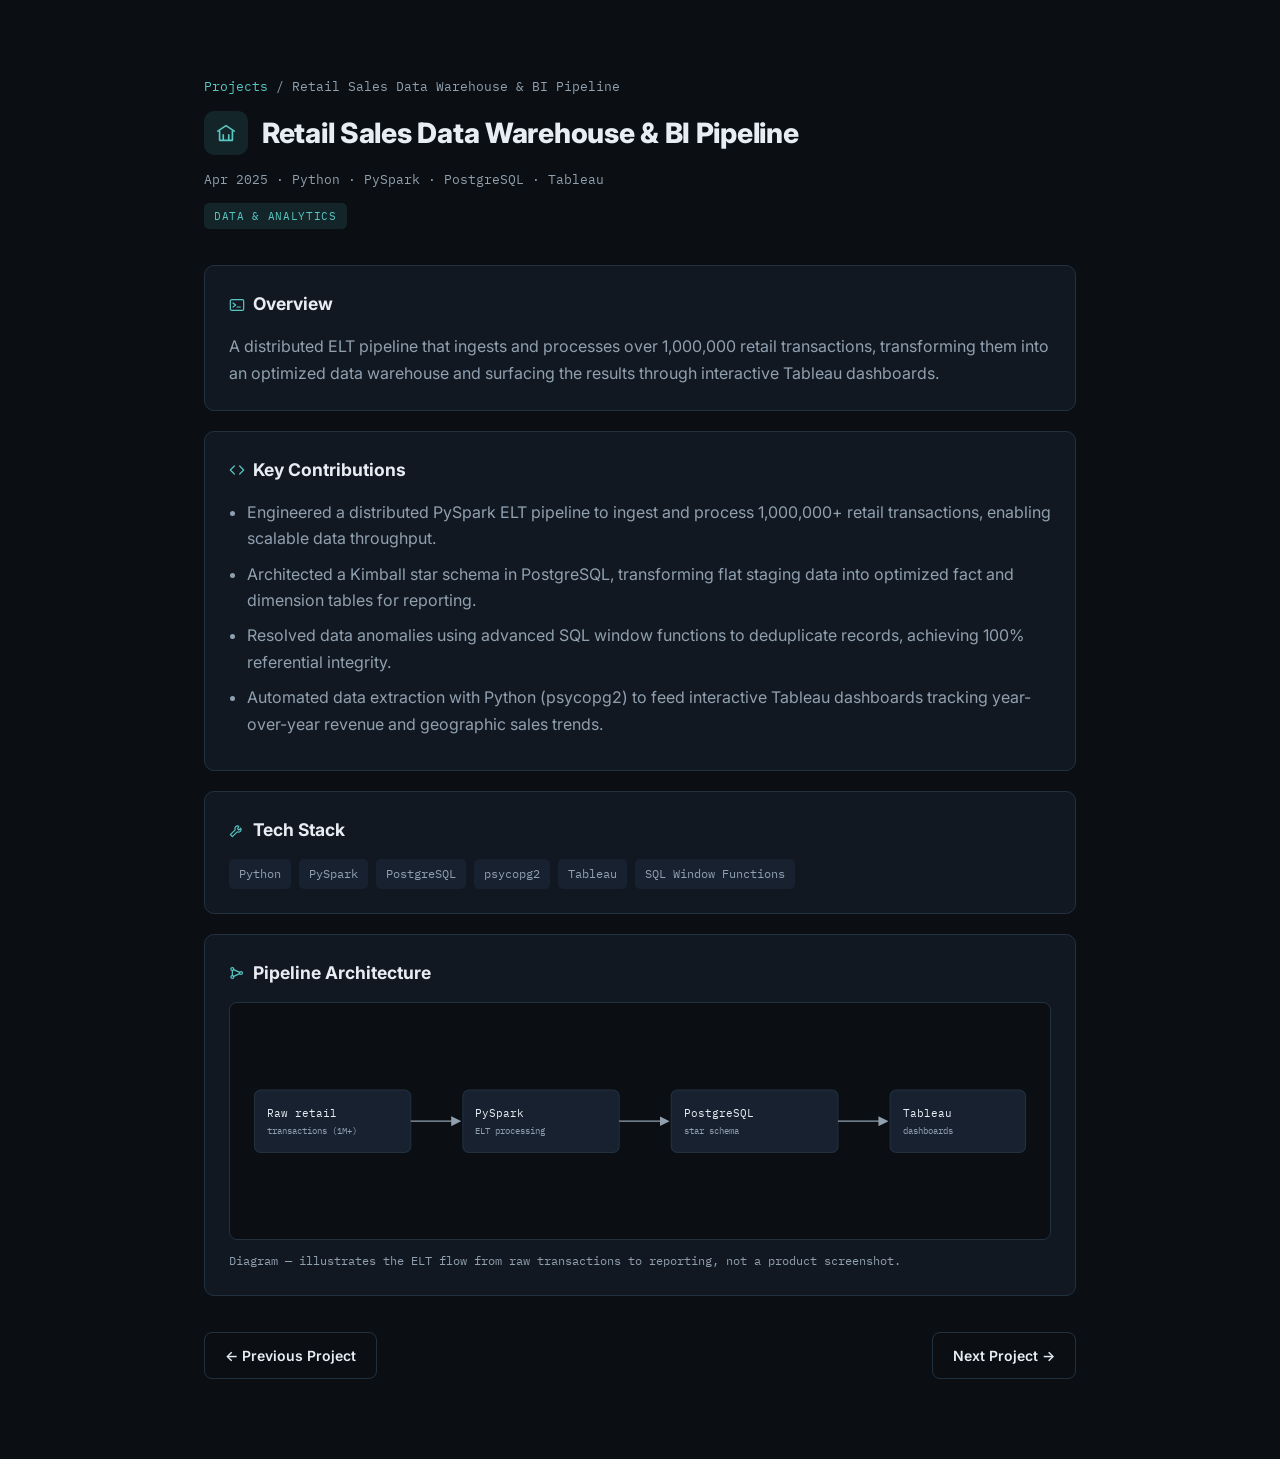
<file: retail-bi-pipeline.html>
<!DOCTYPE html>
<html lang="en">
<head>
  <meta charset="UTF-8" />
  <meta name="viewport" content="width=device-width, initial-scale=1.0" />
  <title>Retail Sales Data Warehouse & BI Pipeline | Dileep Mandaloju</title>
  <link rel="stylesheet" href="css/project.css">
</head>
<body>
<svg style="display:none" aria-hidden="true">
<symbol id="i-code" viewBox="0 0 24 24" fill="none" stroke="currentColor" stroke-width="1.8" stroke-linecap="round" stroke-linejoin="round"><polyline points="8 6 2 12 8 18"/><polyline points="16 6 22 12 16 18"/></symbol>
<symbol id="i-database" viewBox="0 0 24 24" fill="none" stroke="currentColor" stroke-width="1.8" stroke-linecap="round" stroke-linejoin="round"><ellipse cx="12" cy="5" rx="8" ry="3"/><path d="M4 5v14a8 3 0 0 0 16 0V5"/><path d="M4 12a8 3 0 0 0 16 0"/></symbol>
<symbol id="i-pipeline" viewBox="0 0 24 24" fill="none" stroke="currentColor" stroke-width="1.8" stroke-linecap="round" stroke-linejoin="round"><circle cx="5" cy="6" r="2.2"/><circle cx="5" cy="18" r="2.2"/><circle cx="18" cy="12" r="2.2"/><path d="M5 8.2V15.8"/><path d="M7 7 16 11"/><path d="M7 17 16 13"/></symbol>
<symbol id="i-browser" viewBox="0 0 24 24" fill="none" stroke="currentColor" stroke-width="1.8" stroke-linecap="round" stroke-linejoin="round"><rect x="2" y="4" width="20" height="16" rx="2"/><path d="M2 8h20"/><circle cx="5.5" cy="6" r="0.6" fill="currentColor" stroke="none"/><circle cx="8" cy="6" r="0.6" fill="currentColor" stroke="none"/></symbol>
<symbol id="i-chart" viewBox="0 0 24 24" fill="none" stroke="currentColor" stroke-width="1.8" stroke-linecap="round" stroke-linejoin="round"><path d="M4 20V10"/><path d="M10 20V4"/><path d="M16 20v-7"/><path d="M22 20H2"/></symbol>
<symbol id="i-wrench" viewBox="0 0 24 24" fill="none" stroke="currentColor" stroke-width="1.8" stroke-linecap="round" stroke-linejoin="round"><path d="M14.7 6.3a4 4 0 0 0-5.4 5.4L2 19l3 3 7.3-7.3a4 4 0 0 0 5.4-5.4l-2.8 2.8-2-2z"/></symbol>
<symbol id="i-terminal" viewBox="0 0 24 24" fill="none" stroke="currentColor" stroke-width="1.8" stroke-linecap="round" stroke-linejoin="round"><rect x="2" y="4" width="20" height="16" rx="2"/><polyline points="6 9 10 12 6 15"/><line x1="12" y1="15" x2="17" y2="15"/></symbol>
<symbol id="i-briefcase" viewBox="0 0 24 24" fill="none" stroke="currentColor" stroke-width="1.8" stroke-linecap="round" stroke-linejoin="round"><rect x="2" y="7" width="20" height="13" rx="2"/><path d="M8 7V5a2 2 0 0 1 2-2h4a2 2 0 0 1 2 2v2"/><line x1="2" y1="13" x2="22" y2="13"/></symbol>
<symbol id="i-cart" viewBox="0 0 24 24" fill="none" stroke="currentColor" stroke-width="1.8" stroke-linecap="round" stroke-linejoin="round"><circle cx="9" cy="21" r="1"/><circle cx="20" cy="21" r="1"/><path d="M1 1h4l2.7 13.4a2 2 0 0 0 2 1.6h9.7a2 2 0 0 0 2-1.6L23 6H6"/></symbol>
<symbol id="i-heart" viewBox="0 0 24 24" fill="none" stroke="currentColor" stroke-width="1.8" stroke-linecap="round" stroke-linejoin="round"><path d="M12 21s-8-7-8-12.5A4.5 4.5 0 0 1 12 5.5 4.5 4.5 0 0 1 20 8.5C20 14 12 21 12 21z"/></symbol>
<symbol id="i-cap" viewBox="0 0 24 24" fill="none" stroke="currentColor" stroke-width="1.8" stroke-linecap="round" stroke-linejoin="round"><path d="M2 9 12 4l10 5-10 5-10-5z"/><path d="M6 11.5V17c0 1.5 3 3 6 3s6-1.5 6-3v-5.5"/></symbol>
<symbol id="i-warehouse" viewBox="0 0 24 24" fill="none" stroke="currentColor" stroke-width="1.8" stroke-linecap="round" stroke-linejoin="round"><path d="M3 10 12 4l9 6"/><path d="M5 10v10h14V10"/><line x1="9" y1="20" x2="9" y2="14"/><line x1="15" y1="20" x2="15" y2="14"/></symbol>
<symbol id="i-wallet" viewBox="0 0 24 24" fill="none" stroke="currentColor" stroke-width="1.8" stroke-linecap="round" stroke-linejoin="round"><rect x="2" y="6" width="20" height="14" rx="2"/><path d="M2 10h20"/><circle cx="17" cy="15" r="1.2" fill="currentColor" stroke="none"/></symbol>
<symbol id="i-users" viewBox="0 0 24 24" fill="none" stroke="currentColor" stroke-width="1.8" stroke-linecap="round" stroke-linejoin="round"><circle cx="9" cy="8" r="3.2"/><path d="M2.5 20a6.5 6.5 0 0 1 13 0"/><circle cx="17.5" cy="9" r="2.6"/><path d="M15.5 13a5.5 5.5 0 0 1 6.5 5.4"/></symbol>
<symbol id="i-arrow" viewBox="0 0 24 24" fill="none" stroke="currentColor" stroke-width="1.8" stroke-linecap="round" stroke-linejoin="round"><line x1="5" y1="12" x2="19" y2="12"/><polyline points="13 6 19 12 13 18"/></symbol>
<symbol id="i-external" viewBox="0 0 24 24" fill="none" stroke="currentColor" stroke-width="1.8" stroke-linecap="round" stroke-linejoin="round"><path d="M18 13v6a2 2 0 0 1-2 2H5a2 2 0 0 1-2-2V8a2 2 0 0 1 2-2h6"/><polyline points="15 3 21 3 21 9"/><line x1="10" y1="14" x2="21" y2="3"/></symbol>
<symbol id="i-award" viewBox="0 0 24 24" fill="none" stroke="currentColor" stroke-width="1.8" stroke-linecap="round" stroke-linejoin="round"><circle cx="12" cy="8" r="5.2"/><path d="M8.5 12.8 7 21l5-2.5L17 21l-1.5-8.2"/></symbol>
</svg>

<header>
  <div class="breadcrumb"><a href="index.html#projects">Projects</a> / Retail Sales Data Warehouse &amp; BI Pipeline</div>
  <div class="title-row tag-data">
    <div class="icon-badge"><svg class="icon"><use href="#i-warehouse"/></svg></div>
    <h1>Retail Sales Data Warehouse &amp; BI Pipeline</h1>
  </div>
  <div class="meta-row">Apr 2025 &middot; Python &middot; PySpark &middot; PostgreSQL &middot; Tableau</div>
  <span class="category-badge">Data &amp; Analytics</span>
</header>

<section class="content">

  <div class="card">
    <h2><svg class="icon"><use href="#i-terminal"/></svg>Overview</h2>
    <p>
      A distributed ELT pipeline that ingests and processes over 1,000,000 retail
      transactions, transforming them into an optimized data warehouse and surfacing the
      results through interactive Tableau dashboards.
    </p>
  </div>

  <div class="card">
    <h2><svg class="icon"><use href="#i-code"/></svg>Key Contributions</h2>
    <ul>
      <li>Engineered a distributed PySpark ELT pipeline to ingest and process 1,000,000+ retail transactions, enabling scalable data throughput.</li>
      <li>Architected a Kimball star schema in PostgreSQL, transforming flat staging data into optimized fact and dimension tables for reporting.</li>
      <li>Resolved data anomalies using advanced SQL window functions to deduplicate records, achieving 100% referential integrity.</li>
      <li>Automated data extraction with Python (psycopg2) to feed interactive Tableau dashboards tracking year-over-year revenue and geographic sales trends.</li>
    </ul>
  </div>

  <div class="card">
    <h2><svg class="icon"><use href="#i-wrench"/></svg>Tech Stack</h2>
    <div class="tech-row"><span>Python</span><span>PySpark</span><span>PostgreSQL</span><span>psycopg2</span><span>Tableau</span><span>SQL Window Functions</span></div>
  </div>

  <div class="card">
    <h2><svg class="icon"><use href="#i-pipeline"/></svg>Pipeline Architecture</h2>
    <div class="diagram-box">
      <svg viewBox="0 0 760 200" xmlns="http://www.w3.org/2000/svg" role="img" aria-label="Retail data pipeline diagram">
        <defs>
          <marker id="arrow2" markerWidth="8" markerHeight="8" refX="6" refY="4" orient="auto">
            <path d="M0,0 L8,4 L0,8 Z" fill="#90a0af" />
          </marker>
        </defs>
        <style>
          .box{fill:#182130;stroke:#223140;stroke-width:1;}
          .lbl{font-family:'IBM Plex Mono',monospace;font-size:11px;fill:#e7edf3;}
          .sub{font-family:'IBM Plex Mono',monospace;font-size:9px;fill:#90a0af;}
          .flow{stroke:#90a0af;stroke-width:1.2;fill:none;marker-end:url(#arrow2);}
        </style>

        <rect class="box" x="10" y="70" width="150" height="60" rx="6"/>
        <text class="lbl" x="22" y="96">Raw retail</text>
        <text class="sub" x="22" y="112">transactions (1M+)</text>

        <rect class="box" x="210" y="70" width="150" height="60" rx="6"/>
        <text class="lbl" x="222" y="96">PySpark</text>
        <text class="sub" x="222" y="112">ELT processing</text>

        <rect class="box" x="410" y="70" width="160" height="60" rx="6"/>
        <text class="lbl" x="422" y="96">PostgreSQL</text>
        <text class="sub" x="422" y="112">star schema</text>

        <rect class="box" x="620" y="70" width="130" height="60" rx="6"/>
        <text class="lbl" x="632" y="96">Tableau</text>
        <text class="sub" x="632" y="112">dashboards</text>

        <path class="flow" d="M160,100 L206,100"/>
        <path class="flow" d="M360,100 L406,100"/>
        <path class="flow" d="M570,100 L616,100"/>
      </svg>
    </div>
    <p class="diagram-note">Diagram &mdash; illustrates the ELT flow from raw transactions to reporting, not a product screenshot.</p>
  </div>

  <div class="project-nav">
    <a href="ai-job-portal.html" class="nav-btn back">&larr; Previous Project</a>
    <a href="student-performance-dashboard.html" class="nav-btn next">Next Project &rarr;</a>
  </div>

</section>

<script src="js/project.js"></script>
</body>
</html>
</file>
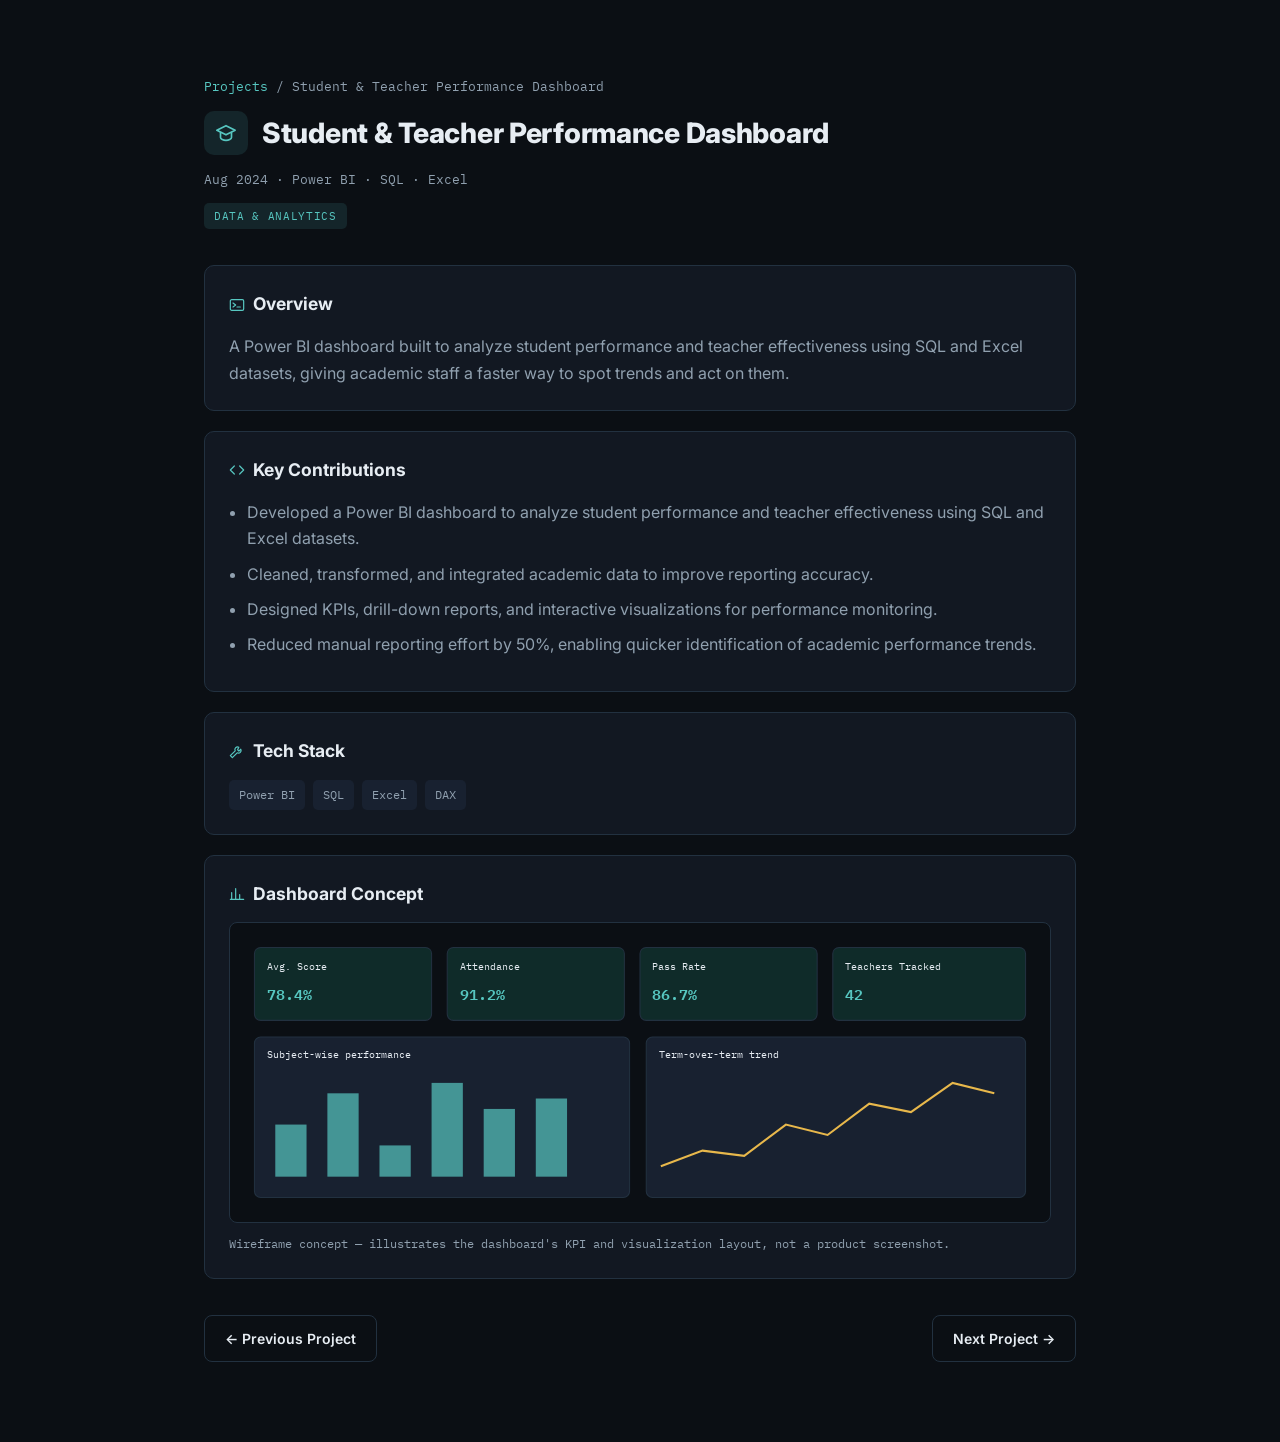
<file: student-performance-dashboard.html>
<!DOCTYPE html>
<html lang="en">
<head>
  <meta charset="UTF-8" />
  <meta name="viewport" content="width=device-width, initial-scale=1.0" />
  <title>Student & Teacher Performance Dashboard | Dileep Mandaloju</title>
  <link rel="stylesheet" href="css/project.css">
</head>
<body>
<svg style="display:none" aria-hidden="true">
<symbol id="i-code" viewBox="0 0 24 24" fill="none" stroke="currentColor" stroke-width="1.8" stroke-linecap="round" stroke-linejoin="round"><polyline points="8 6 2 12 8 18"/><polyline points="16 6 22 12 16 18"/></symbol>
<symbol id="i-database" viewBox="0 0 24 24" fill="none" stroke="currentColor" stroke-width="1.8" stroke-linecap="round" stroke-linejoin="round"><ellipse cx="12" cy="5" rx="8" ry="3"/><path d="M4 5v14a8 3 0 0 0 16 0V5"/><path d="M4 12a8 3 0 0 0 16 0"/></symbol>
<symbol id="i-pipeline" viewBox="0 0 24 24" fill="none" stroke="currentColor" stroke-width="1.8" stroke-linecap="round" stroke-linejoin="round"><circle cx="5" cy="6" r="2.2"/><circle cx="5" cy="18" r="2.2"/><circle cx="18" cy="12" r="2.2"/><path d="M5 8.2V15.8"/><path d="M7 7 16 11"/><path d="M7 17 16 13"/></symbol>
<symbol id="i-browser" viewBox="0 0 24 24" fill="none" stroke="currentColor" stroke-width="1.8" stroke-linecap="round" stroke-linejoin="round"><rect x="2" y="4" width="20" height="16" rx="2"/><path d="M2 8h20"/><circle cx="5.5" cy="6" r="0.6" fill="currentColor" stroke="none"/><circle cx="8" cy="6" r="0.6" fill="currentColor" stroke="none"/></symbol>
<symbol id="i-chart" viewBox="0 0 24 24" fill="none" stroke="currentColor" stroke-width="1.8" stroke-linecap="round" stroke-linejoin="round"><path d="M4 20V10"/><path d="M10 20V4"/><path d="M16 20v-7"/><path d="M22 20H2"/></symbol>
<symbol id="i-wrench" viewBox="0 0 24 24" fill="none" stroke="currentColor" stroke-width="1.8" stroke-linecap="round" stroke-linejoin="round"><path d="M14.7 6.3a4 4 0 0 0-5.4 5.4L2 19l3 3 7.3-7.3a4 4 0 0 0 5.4-5.4l-2.8 2.8-2-2z"/></symbol>
<symbol id="i-terminal" viewBox="0 0 24 24" fill="none" stroke="currentColor" stroke-width="1.8" stroke-linecap="round" stroke-linejoin="round"><rect x="2" y="4" width="20" height="16" rx="2"/><polyline points="6 9 10 12 6 15"/><line x1="12" y1="15" x2="17" y2="15"/></symbol>
<symbol id="i-briefcase" viewBox="0 0 24 24" fill="none" stroke="currentColor" stroke-width="1.8" stroke-linecap="round" stroke-linejoin="round"><rect x="2" y="7" width="20" height="13" rx="2"/><path d="M8 7V5a2 2 0 0 1 2-2h4a2 2 0 0 1 2 2v2"/><line x1="2" y1="13" x2="22" y2="13"/></symbol>
<symbol id="i-cart" viewBox="0 0 24 24" fill="none" stroke="currentColor" stroke-width="1.8" stroke-linecap="round" stroke-linejoin="round"><circle cx="9" cy="21" r="1"/><circle cx="20" cy="21" r="1"/><path d="M1 1h4l2.7 13.4a2 2 0 0 0 2 1.6h9.7a2 2 0 0 0 2-1.6L23 6H6"/></symbol>
<symbol id="i-heart" viewBox="0 0 24 24" fill="none" stroke="currentColor" stroke-width="1.8" stroke-linecap="round" stroke-linejoin="round"><path d="M12 21s-8-7-8-12.5A4.5 4.5 0 0 1 12 5.5 4.5 4.5 0 0 1 20 8.5C20 14 12 21 12 21z"/></symbol>
<symbol id="i-cap" viewBox="0 0 24 24" fill="none" stroke="currentColor" stroke-width="1.8" stroke-linecap="round" stroke-linejoin="round"><path d="M2 9 12 4l10 5-10 5-10-5z"/><path d="M6 11.5V17c0 1.5 3 3 6 3s6-1.5 6-3v-5.5"/></symbol>
<symbol id="i-warehouse" viewBox="0 0 24 24" fill="none" stroke="currentColor" stroke-width="1.8" stroke-linecap="round" stroke-linejoin="round"><path d="M3 10 12 4l9 6"/><path d="M5 10v10h14V10"/><line x1="9" y1="20" x2="9" y2="14"/><line x1="15" y1="20" x2="15" y2="14"/></symbol>
<symbol id="i-wallet" viewBox="0 0 24 24" fill="none" stroke="currentColor" stroke-width="1.8" stroke-linecap="round" stroke-linejoin="round"><rect x="2" y="6" width="20" height="14" rx="2"/><path d="M2 10h20"/><circle cx="17" cy="15" r="1.2" fill="currentColor" stroke="none"/></symbol>
<symbol id="i-users" viewBox="0 0 24 24" fill="none" stroke="currentColor" stroke-width="1.8" stroke-linecap="round" stroke-linejoin="round"><circle cx="9" cy="8" r="3.2"/><path d="M2.5 20a6.5 6.5 0 0 1 13 0"/><circle cx="17.5" cy="9" r="2.6"/><path d="M15.5 13a5.5 5.5 0 0 1 6.5 5.4"/></symbol>
<symbol id="i-arrow" viewBox="0 0 24 24" fill="none" stroke="currentColor" stroke-width="1.8" stroke-linecap="round" stroke-linejoin="round"><line x1="5" y1="12" x2="19" y2="12"/><polyline points="13 6 19 12 13 18"/></symbol>
<symbol id="i-external" viewBox="0 0 24 24" fill="none" stroke="currentColor" stroke-width="1.8" stroke-linecap="round" stroke-linejoin="round"><path d="M18 13v6a2 2 0 0 1-2 2H5a2 2 0 0 1-2-2V8a2 2 0 0 1 2-2h6"/><polyline points="15 3 21 3 21 9"/><line x1="10" y1="14" x2="21" y2="3"/></symbol>
<symbol id="i-award" viewBox="0 0 24 24" fill="none" stroke="currentColor" stroke-width="1.8" stroke-linecap="round" stroke-linejoin="round"><circle cx="12" cy="8" r="5.2"/><path d="M8.5 12.8 7 21l5-2.5L17 21l-1.5-8.2"/></symbol>
</svg>

<header>
  <div class="breadcrumb"><a href="index.html#projects">Projects</a> / Student &amp; Teacher Performance Dashboard</div>
  <div class="title-row tag-data">
    <div class="icon-badge"><svg class="icon"><use href="#i-cap"/></svg></div>
    <h1>Student &amp; Teacher Performance Dashboard</h1>
  </div>
  <div class="meta-row">Aug 2024 &middot; Power BI &middot; SQL &middot; Excel</div>
  <span class="category-badge">Data &amp; Analytics</span>
</header>

<section class="content">

  <div class="card">
    <h2><svg class="icon"><use href="#i-terminal"/></svg>Overview</h2>
    <p>
      A Power BI dashboard built to analyze student performance and teacher effectiveness
      using SQL and Excel datasets, giving academic staff a faster way to spot trends and
      act on them.
    </p>
  </div>

  <div class="card">
    <h2><svg class="icon"><use href="#i-code"/></svg>Key Contributions</h2>
    <ul>
      <li>Developed a Power BI dashboard to analyze student performance and teacher effectiveness using SQL and Excel datasets.</li>
      <li>Cleaned, transformed, and integrated academic data to improve reporting accuracy.</li>
      <li>Designed KPIs, drill-down reports, and interactive visualizations for performance monitoring.</li>
      <li>Reduced manual reporting effort by 50%, enabling quicker identification of academic performance trends.</li>
    </ul>
  </div>

  <div class="card">
    <h2><svg class="icon"><use href="#i-wrench"/></svg>Tech Stack</h2>
    <div class="tech-row"><span>Power BI</span><span>SQL</span><span>Excel</span><span>DAX</span></div>
  </div>

  <div class="card">
    <h2><svg class="icon"><use href="#i-chart"/></svg>Dashboard Concept</h2>
    <div class="diagram-box">
      <svg viewBox="0 0 760 260" xmlns="http://www.w3.org/2000/svg" role="img" aria-label="Dashboard wireframe concept">
        <style>
          .box{fill:#182130;stroke:#223140;stroke-width:1;}
          .kpi{fill:#0f2b29;stroke:#223140;stroke-width:1;}
          .lbl{font-family:'IBM Plex Mono',monospace;font-size:10px;fill:#e7edf3;}
          .sub{font-family:'IBM Plex Mono',monospace;font-size:14px;fill:#57c7c1;font-weight:600;}
          .bar{fill:#57c7c1;opacity:0.7;}
          .line{stroke:#e8b84b;stroke-width:2;fill:none;}
        </style>

        <rect class="kpi" x="10" y="10" width="170" height="70" rx="6"/>
        <text class="lbl" x="22" y="32">Avg. Score</text>
        <text class="sub" x="22" y="60">78.4%</text>

        <rect class="kpi" x="195" y="10" width="170" height="70" rx="6"/>
        <text class="lbl" x="207" y="32">Attendance</text>
        <text class="sub" x="207" y="60">91.2%</text>

        <rect class="kpi" x="380" y="10" width="170" height="70" rx="6"/>
        <text class="lbl" x="392" y="32">Pass Rate</text>
        <text class="sub" x="392" y="60">86.7%</text>

        <rect class="kpi" x="565" y="10" width="185" height="70" rx="6"/>
        <text class="lbl" x="577" y="32">Teachers Tracked</text>
        <text class="sub" x="577" y="60">42</text>

        <rect class="box" x="10" y="96" width="360" height="154" rx="6"/>
        <text class="lbl" x="22" y="116">Subject-wise performance</text>
        <rect class="bar" x="30" y="180" width="30" height="50"/>
        <rect class="bar" x="80" y="150" width="30" height="80"/>
        <rect class="bar" x="130" y="200" width="30" height="30"/>
        <rect class="bar" x="180" y="140" width="30" height="90"/>
        <rect class="bar" x="230" y="165" width="30" height="65"/>
        <rect class="bar" x="280" y="155" width="30" height="75"/>

        <rect class="box" x="386" y="96" width="364" height="154" rx="6"/>
        <text class="lbl" x="398" y="116">Term-over-term trend</text>
        <polyline class="line" points="400,220 440,205 480,210 520,180 560,190 600,160 640,168 680,140 720,150"/>
      </svg>
    </div>
    <p class="diagram-note">Wireframe concept &mdash; illustrates the dashboard's KPI and visualization layout, not a product screenshot.</p>
  </div>

  <div class="project-nav">
    <a href="retail-bi-pipeline.html" class="nav-btn back">&larr; Previous Project</a>
    <a href="heart-disease-prediction.html" class="nav-btn next">Next Project &rarr;</a>
  </div>

</section>

<script src="js/project.js"></script>
</body>
</html>
</file>
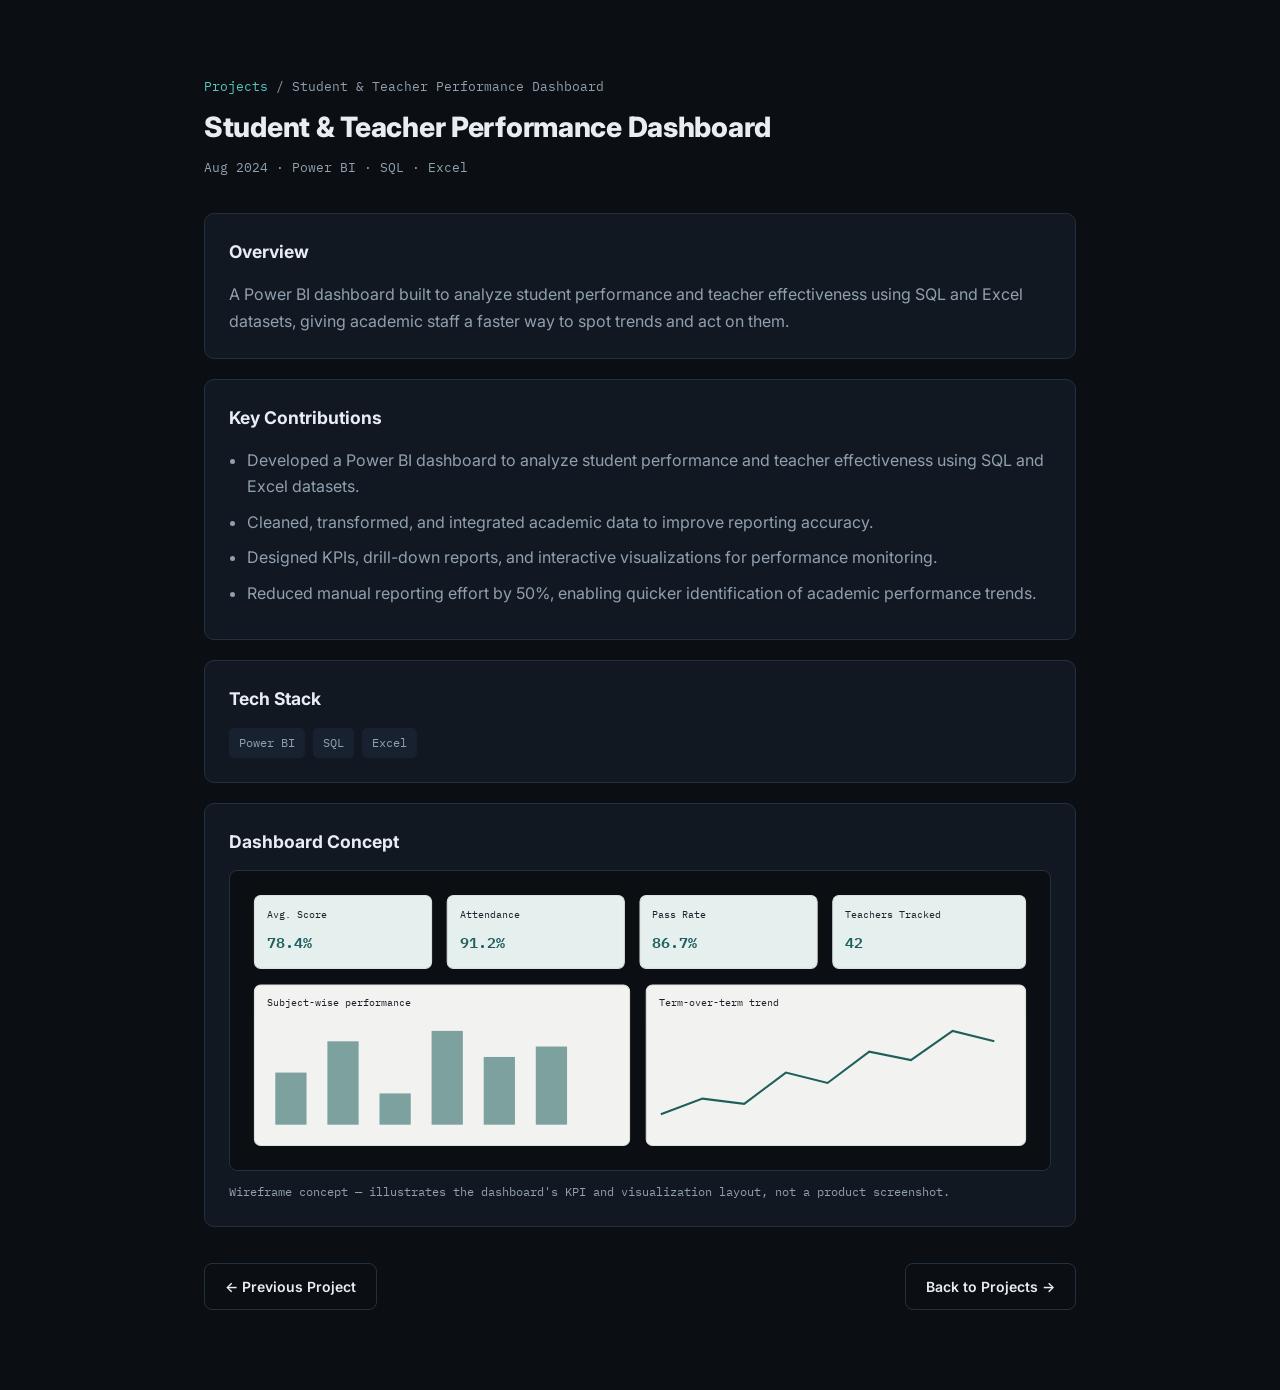
<file: student-teacher-dashboard.html>
<!DOCTYPE html>
<html lang="en">
<head>
  <meta charset="UTF-8" />
  <meta name="viewport" content="width=device-width, initial-scale=1.0" />
  <title>Student & Teacher Performance Dashboard | Dileep Mandaloju</title>
  <link rel="stylesheet" href="css/project.css">
</head>
<body>

<header>
  <div class="breadcrumb"><a href="index.html#projects">Projects</a> / Student &amp; Teacher Performance Dashboard</div>
  <h1>Student &amp; Teacher Performance Dashboard</h1>
  <div class="meta-row">Aug 2024 &middot; Power BI &middot; SQL &middot; Excel</div>
</header>

<section class="content">

  <div class="card">
    <h2>Overview</h2>
    <p>
      A Power BI dashboard built to analyze student performance and teacher effectiveness
      using SQL and Excel datasets, giving academic staff a faster way to spot trends and
      act on them.
    </p>
  </div>

  <div class="card">
    <h2>Key Contributions</h2>
    <ul>
      <li>Developed a Power BI dashboard to analyze student performance and teacher effectiveness using SQL and Excel datasets.</li>
      <li>Cleaned, transformed, and integrated academic data to improve reporting accuracy.</li>
      <li>Designed KPIs, drill-down reports, and interactive visualizations for performance monitoring.</li>
      <li>Reduced manual reporting effort by 50%, enabling quicker identification of academic performance trends.</li>
    </ul>
  </div>

  <div class="card">
    <h2>Tech Stack</h2>
    <div class="tech-row"><span>Power BI</span><span>SQL</span><span>Excel</span></div>
  </div>

  <div class="card">
    <h2>Dashboard Concept</h2>
    <div class="diagram-box">
      <svg viewBox="0 0 760 260" xmlns="http://www.w3.org/2000/svg" role="img" aria-label="Dashboard wireframe concept">
        <style>
          .box{fill:#f2f3f1;stroke:#dfe1dc;stroke-width:1;}
          .kpi{fill:#e4efee;stroke:#dfe1dc;stroke-width:1;}
          .lbl{font-family:'IBM Plex Mono',monospace;font-size:10px;fill:#1d2129;}
          .sub{font-family:'IBM Plex Mono',monospace;font-size:14px;fill:#1e5f5b;font-weight:600;}
          .bar{fill:#1e5f5b;opacity:0.55;}
          .line{stroke:#1e5f5b;stroke-width:2;fill:none;}
        </style>

        <rect class="kpi" x="10" y="10" width="170" height="70" rx="6"/>
        <text class="lbl" x="22" y="32">Avg. Score</text>
        <text class="sub" x="22" y="60">78.4%</text>

        <rect class="kpi" x="195" y="10" width="170" height="70" rx="6"/>
        <text class="lbl" x="207" y="32">Attendance</text>
        <text class="sub" x="207" y="60">91.2%</text>

        <rect class="kpi" x="380" y="10" width="170" height="70" rx="6"/>
        <text class="lbl" x="392" y="32">Pass Rate</text>
        <text class="sub" x="392" y="60">86.7%</text>

        <rect class="kpi" x="565" y="10" width="185" height="70" rx="6"/>
        <text class="lbl" x="577" y="32">Teachers Tracked</text>
        <text class="sub" x="577" y="60">42</text>

        <rect class="box" x="10" y="96" width="360" height="154" rx="6"/>
        <text class="lbl" x="22" y="116">Subject-wise performance</text>
        <rect class="bar" x="30" y="180" width="30" height="50"/>
        <rect class="bar" x="80" y="150" width="30" height="80"/>
        <rect class="bar" x="130" y="200" width="30" height="30"/>
        <rect class="bar" x="180" y="140" width="30" height="90"/>
        <rect class="bar" x="230" y="165" width="30" height="65"/>
        <rect class="bar" x="280" y="155" width="30" height="75"/>

        <rect class="box" x="386" y="96" width="364" height="154" rx="6"/>
        <text class="lbl" x="398" y="116">Term-over-term trend</text>
        <polyline class="line" points="400,220 440,205 480,210 520,180 560,190 600,160 640,168 680,140 720,150"/>
      </svg>
    </div>
    <p class="diagram-note">Wireframe concept &mdash; illustrates the dashboard's KPI and visualization layout, not a product screenshot.</p>
  </div>

  <div class="project-nav">
    <a href="retail-bi-pipeline.html" class="nav-btn back">&larr; Previous Project</a>
    <a href="index.html#projects" class="nav-btn next">Back to Projects &rarr;</a>
  </div>

</section>

<script src="js/project.js"></script>
</body>
</html>
</file>
<file: css/style.css>
@import url('https://fonts.googleapis.com/css2?family=Inter:wght@400;500;600;700;800&family=IBM+Plex+Mono:wght@400;500;600;700&display=swap');

:root {
  --container: 1100px;
  --bg: #0b0f14;
  --surface: #121822;
  --surface-2: #182130;
  --border: #223140;
  --ink: #e7edf3;
  --muted: #90a0af;
  --accent: #57c7c1;
  --accent-soft: rgba(87, 199, 193, 0.12);
  --amber: #e8b84b;
  --amber-soft: rgba(232, 184, 75, 0.12);

  --sans: "Inter", -apple-system, BlinkMacSystemFont, "Segoe UI", sans-serif;
  --mono: "IBM Plex Mono", ui-monospace, "SF Mono", Menlo, monospace;
}

* { box-sizing: border-box; margin: 0; padding: 0; }
html { scroll-behavior: smooth; }

body {
  font-family: var(--sans);
  background: var(--bg);
  color: var(--ink);
  line-height: 1.65;
  font-size: 16px;
  opacity: 0;
  transform: translateY(8px);
  transition: opacity 0.6s ease, transform 0.6s ease;
}

body.loaded { opacity: 1; transform: translateY(0); }

::selection { background: var(--accent); color: #08110f; }
a { color: inherit; }
img { max-width: 100%; display: block; }
.icon { width: 18px; height: 18px; stroke: currentColor; flex-shrink: 0; }

:focus-visible { outline: 2px solid var(--accent); outline-offset: 2px; }

/* ---------- NAV ---------- */
nav.navbar {
  position: sticky;
  top: 0;
  background: rgba(11, 15, 20, 0.86);
  backdrop-filter: blur(10px);
  border-bottom: 1px solid var(--border);
  z-index: 1000;
}

.nav-container {
  max-width: var(--container);
  margin: auto;
  padding: 18px 24px;
  display: flex;
  justify-content: space-between;
  align-items: center;
}

.brand {
  font-family: var(--mono);
  font-weight: 700;
  font-size: 15px;
  letter-spacing: -0.01em;
}
.brand .dot { color: var(--accent); }

.nav-toggle {
  display: none;
  width: 24px;
  height: 18px;
  background: none;
  position: relative;
  border: none;
  cursor: pointer;
}
.nav-toggle span {
  position: absolute;
  width: 100%;
  height: 2px;
  background: var(--ink);
  left: 0;
  transition: 0.3s ease;
}
.nav-toggle span:nth-child(1) { top: 0; }
.nav-toggle span:nth-child(2) { top: 8px; }
.nav-toggle span:nth-child(3) { top: 16px; }
.nav-toggle.active span:nth-child(1) { transform: rotate(45deg); top: 8px; }
.nav-toggle.active span:nth-child(2) { opacity: 0; }
.nav-toggle.active span:nth-child(3) { transform: rotate(-45deg); top: 8px; }

.nav-links { display: flex; align-items: center; gap: 26px; }
.nav-links a {
  font-size: 14px;
  font-weight: 500;
  text-decoration: none;
  color: var(--muted);
  transition: color 0.2s ease;
}
.nav-links a:hover { color: var(--accent); }

/* ---------- HERO ---------- */
header.hero {
  max-width: var(--container);
  margin: auto;
  padding: 88px 24px 60px;
  display: grid;
  grid-template-columns: minmax(0, 1.1fr) minmax(320px, 0.9fr);
  gap: 48px;
  align-items: center;
}

.hero h1 {
  font-size: 42px;
  font-weight: 800;
  letter-spacing: -0.02em;
  line-height: 1.12;
}

.hero .role-line {
  margin-top: 12px;
  font-size: 17px;
  color: var(--muted);
}
.hero .role-line strong { color: var(--accent); font-weight: 600; }

.hero .summary { margin-top: 20px; color: var(--muted); max-width: 520px; }

.header-buttons { margin-top: 28px; display: flex; gap: 12px; flex-wrap: wrap; }

.btn {
  display: inline-flex;
  align-items: center;
  gap: 8px;
  font-size: 14px;
  font-weight: 600;
  padding: 11px 20px;
  border-radius: 8px;
  text-decoration: none;
  border: 1px solid var(--border);
  transition: all 0.2s ease;
}
.btn.primary { background: var(--accent); color: #08110f; border-color: var(--accent); }
.btn.primary:hover { opacity: 0.88; }
.btn.secondary { color: var(--ink); }
.btn.secondary:hover { border-color: var(--accent); color: var(--accent); }

/* terminal card */
.terminal {
  min-width: 0;
  background: var(--surface);
  border: 1px solid var(--border);
  border-radius: 10px;
  overflow: hidden;
  box-shadow: 0 20px 50px rgba(0,0,0,0.35);
}

.terminal-bar {
  display: flex;
  align-items: center;
  justify-content: center;
  position: relative;
  padding: 11px 14px;
  background: var(--surface-2);
  border-bottom: 1px solid var(--border);
}

.window-controls {
  display: flex;
  align-items: center;
  gap: 8px;
  position: absolute;
  left: 14px;
}

.window-controls span {
  width: 12px;
  height: 12px;
  border-radius: 50%;
  background: var(--border);
  display: flex;
  align-items: center;
  justify-content: center;
  position: relative;
}

.window-controls .close { background-color: #ff5f56; }
.window-controls .minimize { background-color: #ffbd2e; }
.window-controls .maximize { background-color: #27c93f; }

.window-controls span::after {
  color: rgba(0, 0, 0, 0.62);
  font-family: var(--sans);
  font-size: 9px;
  font-weight: 800;
  line-height: 1;
  opacity: 0;
  transition: opacity 0.15s ease;
}

.terminal:hover .window-controls span::after,
.window-controls:hover span::after { opacity: 1; }
.window-controls .close::after { content: "x"; transform: translateY(-0.5px); }
.window-controls .minimize::after { content: "-"; transform: translateY(-1px); }
.window-controls .maximize::after { content: "+"; transform: translateY(-0.5px); }

.terminal-bar .t-title {
  font-family: var(--mono);
  font-size: 12px;
  color: var(--muted);
  overflow: hidden;
  text-overflow: ellipsis;
  white-space: nowrap;
  max-width: calc(100% - 84px);
}
.terminal-body {
  padding: 20px 18px;
  font-family: var(--mono);
  font-size: 13.5px;
  min-height: 168px;
}
.terminal-body .prompt { color: var(--accent); }
.terminal-body .out { color: var(--ink); }
.terminal-body .comment { color: var(--muted); }
.terminal-body .ok { color: var(--amber); }
.terminal-line { margin-bottom: 6px; white-space: pre-wrap; }
.cursor {
  display: inline-block;
  width: 7px; height: 15px;
  background: var(--accent);
  margin-left: 2px;
  animation: blink 1s steps(1) infinite;
  vertical-align: text-bottom;
}
@keyframes blink { 50% { opacity: 0; } }
@media (prefers-reduced-motion: reduce) { .cursor { animation: none; } }

/* ---------- SECTIONS ---------- */
section { max-width: var(--container); margin: auto; padding: 56px 24px; }

.section-label {
  display: flex;
  align-items: center;
  gap: 8px;
  font-family: var(--mono);
  font-size: 12.5px;
  color: var(--accent);
  text-transform: uppercase;
  letter-spacing: 0.08em;
  margin-bottom: 10px;
}

h2 { font-size: 25px; font-weight: 700; letter-spacing: -0.01em; margin-bottom: 26px; }

.reveal { opacity: 0; transform: translateY(22px); transition: all 0.6s ease; }
.reveal.active { opacity: 1; transform: translateY(0); }

/* ---------- ABOUT ---------- */
.about-grid {
  display: grid;
  grid-template-columns: minmax(0, 1.25fr) minmax(330px, 0.9fr);
  gap: 56px;
  align-items: start;
}
.about-copy,
.about-details { min-width: 0; }
.about-details { margin-top: 31px; }
.about-copy h2 { margin-bottom: 54px; }
.about-grid p { color: var(--muted); margin-bottom: 14px; }

.contact-btn {
  display: inline-flex;
  align-items: center;
  gap: 8px;
  margin-top: 8px;
  font-size: 14px;
  font-weight: 600;
  padding: 11px 20px;
  border: 1px solid var(--border);
  border-radius: 8px;
  text-decoration: none;
  color: var(--ink);
  transition: all 0.2s ease;
}
.contact-btn:hover { border-color: var(--accent); color: var(--accent); }

.stat-grid {
  display: grid;
  grid-template-columns: repeat(2, minmax(0, 1fr));
  gap: 14px;
  margin-top: 22px;
}
.stat-card {
  background: var(--surface);
  border: 1px solid var(--border);
  border-radius: 10px;
  min-height: 92px;
  padding: 18px;
  display: flex;
  flex-direction: column;
  justify-content: center;
}
.stat-card .num { font-family: var(--mono); font-size: 28px; line-height: 1; font-weight: 700; color: var(--accent); }
.stat-card .lbl { font-size: 12.5px; color: var(--muted); margin-top: 2px; }

.edu-card {
  border: 1px solid var(--border);
  border-radius: 10px;
  padding: 20px;
  background: var(--surface);
}
.edu-card .degree { font-weight: 700; font-size: 14.5px; }
.edu-card .school { color: var(--muted); font-size: 13.5px; margin-top: 4px; }
.edu-card .meta {
  margin-top: 12px;
  font-family: var(--mono);
  font-size: 12px;
  color: var(--muted);
  display: flex;
  justify-content: space-between;
  border-top: 1px solid var(--border);
  padding-top: 12px;
}

/* ---------- SKILLS ---------- */
.skills-grid {
  display: grid;
  grid-template-columns: repeat(auto-fit, minmax(240px, 1fr));
  gap: 16px;
}
.skill-card {
  border: 1px solid var(--border);
  border-radius: 10px;
  padding: 18px;
  background: var(--surface);
}
.skill-card .head {
  display: flex;
  align-items: center;
  gap: 10px;
  margin-bottom: 12px;
}
.skill-card .head .icon { color: var(--accent); width: 20px; height: 20px; }
.skill-card .head span.title { font-weight: 600; font-size: 14.5px; }
.skill-card .chips { display: flex; flex-wrap: wrap; gap: 6px; }
.skill-card .chips code {
  font-family: var(--mono);
  font-size: 12px;
  background: var(--surface-2);
  border: 1px solid var(--border);
  border-radius: 5px;
  padding: 4px 8px;
  color: var(--muted);
}

/* ---------- PROJECTS ---------- */
.legend { display: flex; gap: 22px; margin-bottom: 22px; flex-wrap: wrap; }
.legend .item { display: flex; align-items: center; gap: 7px; font-size: 13px; color: var(--muted); }
.legend .swatch { width: 9px; height: 9px; border-radius: 2px; }
.legend .swatch.data { background: var(--accent); }
.legend .swatch.software { background: var(--amber); }

.project-grid {
  display: grid;
  grid-template-columns: repeat(auto-fit, minmax(310px, 1fr));
  gap: 18px;
}

.project-link { text-decoration: none; color: inherit; display: block; height: 100%; }

.card {
  height: 100%;
  background: var(--surface);
  border: 1px solid var(--border);
  border-top: 3px solid var(--border);
  border-radius: 10px;
  padding: 22px;
  transition: border-color 0.2s ease, transform 0.2s ease;
  display: flex;
  flex-direction: column;
}
.card.tag-data { border-top-color: var(--accent); }
.card.tag-software { border-top-color: var(--amber); }
.card:hover { transform: translateY(-3px); border-color: var(--accent); }

.card .top-row {
  display: flex;
  align-items: center;
  justify-content: space-between;
  margin-bottom: 12px;
}
.card .icon-badge {
  width: 34px; height: 34px;
  border-radius: 8px;
  display: flex; align-items: center; justify-content: center;
  background: var(--accent-soft);
  color: var(--accent);
}
.card.tag-software .icon-badge { background: var(--amber-soft); color: var(--amber); }
.card .icon-badge .icon { width: 18px; height: 18px; }

.card .meta-row { font-family: var(--mono); font-size: 11.5px; color: var(--muted); }
.card strong { font-size: 16.5px; font-weight: 700; }
.card p { color: var(--muted); margin-top: 8px; font-size: 14px; flex-grow: 1; }

.tech { margin-top: 14px; display: flex; flex-wrap: wrap; gap: 6px; }
.tech span {
  font-family: var(--mono);
  font-size: 11px;
  background: var(--surface-2);
  color: var(--muted);
  padding: 4px 8px;
  border-radius: 5px;
}

.view {
  margin-top: 16px;
  display: flex;
  align-items: center;
  gap: 6px;
  font-size: 13.5px;
  font-weight: 600;
  color: var(--ink);
}
.view .icon { width: 15px; height: 15px; }
.card:hover .view { color: var(--accent); }

/* ---------- EXPERIENCE ---------- */
.timeline {
  position: relative;
  margin-top: 72px;
}

.timeline::before {
  content: "";
  position: absolute;
  left: 146px;
  top: 2px;
  bottom: 6px;
  width: 2px;
  background: linear-gradient(var(--accent), transparent);
}

.timeline-item {
  position: relative;
  display: grid;
  grid-template-columns: 116px minmax(0, 1fr);
  gap: 72px;
  padding-bottom: 48px;
}

.timeline-item::before {
  content: "";
  position: absolute;
  left: 140px;
  top: 7px;
  width: 12px;
  height: 12px;
  border-radius: 50%;
  background: var(--bg);
  border: 2px solid var(--accent);
  transition: background 0.3s ease, box-shadow 0.3s ease;
}

.timeline-item:hover::before {
  background: var(--accent);
  box-shadow: 0 0 0 4px var(--accent-soft);
}

.timeline-item .date {
  font-family: var(--mono);
  font-size: 13px;
  color: var(--muted);
  line-height: 1.55;
  padding-top: 2px;
}

.timeline-item .role-title {
  font-weight: 700;
  font-size: 18px;
  color: var(--ink);
  line-height: 1.3;
}

.timeline-item .org {
  color: var(--accent);
  font-size: 14px;
  font-weight: 500;
}

.timeline-item ul {
  margin-top: 14px;
  padding-left: 18px;
  color: var(--muted);
  font-size: 14.5px;
  line-height: 1.6;
}

.timeline-item ul li {
  margin-bottom: 8px;
}

/* ---------- CERTIFICATIONS ---------- */
.cert-list { display: flex; flex-direction: column; gap: 1px; background: var(--border); border: 1px solid var(--border); border-radius: 10px; overflow: hidden; }
.cert-row {
  display: flex;
  align-items: center;
  gap: 14px;
  padding: 16px 18px;
  background: var(--surface);
  text-decoration: none;
  color: var(--ink);
  transition: background 0.15s ease;
}
.cert-row:hover { background: var(--surface-2); }
.cert-row .icon { color: var(--amber); width: 18px; height: 18px; }
.cert-row .cert-text { flex-grow: 1; }
.cert-row .cert-name { font-weight: 600; font-size: 14.5px; }
.cert-row .cert-issuer { color: var(--muted); font-size: 13px; margin-top: 2px; }
.cert-row .cert-go { color: var(--muted); }
.cert-row:hover .cert-go { color: var(--accent); }

.contact-grid {
  display: grid;
  grid-template-columns: repeat(2, minmax(0, 1fr));
  gap: 16px;
}

.contact-item {
  border: 1px solid var(--border);
  border-radius: 10px;
  padding: 24px;
  background: var(--surface);
  display: flex;
  flex-direction: column;
  justify-content: center;
  transition: transform 0.2s ease, border-color 0.2s ease;
}

.contact-item:hover {
  transform: translateY(-3px);
  border-color: var(--accent);
}

.contact-item .label {
  font-family: var(--mono);
  font-size: 12px;
  text-transform: uppercase;
  letter-spacing: 0.08em;
  color: var(--muted);
  margin-bottom: 12px;
}

.contact-item a {
  display: flex;
  align-items: center; 
  gap: 12px;
  color: var(--ink);
  text-decoration: none;
  font-size: 14.5px;
  font-weight: 500;
  overflow-wrap: anywhere;
  line-height: 1.4;
}

.contact-item a .icon {
  width: 18px;
  height: 18px;
  color: var(--accent);
  flex-shrink: 0;
}

footer { text-align: center; padding: 30px; border-top: 1px solid var(--border); color: var(--muted); font-family: var(--mono); font-size: 12.5px; }

/* ---------- MOBILE ---------- */
@media (max-width: 860px) {
  header.hero { grid-template-columns: 1fr; gap: 40px; padding-top: 64px; }
  .hero h1 { font-size: 36px; }
  .about-grid { grid-template-columns: 1fr; gap: 32px; }
  .about-details { margin-top: 0; }
  .about-copy h2 { margin-bottom: 26px; }
  .contact-grid { grid-template-columns: 1fr; }
  .timeline { margin-top: 40px; }
  .timeline::before { left: 5px; }
  .timeline-item {
    grid-template-columns: 1fr;
    gap: 10px;
    padding: 0 0 42px 34px;
  }
  .timeline-item::before { left: 0; }
}

@media (max-width: 620px) {
  .nav-container { padding: 16px 20px; }
  header.hero { padding: 48px 20px 40px; }
  section { padding: 40px 20px; }
  .nav-toggle { display: block; }
  .nav-links {
    position: absolute; top: 60px; left: 12px; right: 12px;
    background: var(--surface); border: 1px solid var(--border); border-radius: 10px;
    box-shadow: 0 16px 34px rgba(0,0,0,0.4);
    display: flex; flex-direction: column; align-items: stretch; padding: 6px 0;
    opacity: 0; transform: translateY(-12px); pointer-events: none; transition: 0.25s ease;
  }
  .nav-links.open { opacity: 1; transform: translateY(0); pointer-events: auto; }
  .nav-links a { padding: 14px 20px; border-bottom: 1px solid var(--border); }
  .nav-links a:last-child { border-bottom: none; }
  .stat-grid { grid-template-columns: 1fr 1fr; gap: 12px; }
  .timeline-item { padding-left: 28px; }
  .timeline-item::before { left: 0; }
}

@media (max-width: 420px) {
  .hero h1 { font-size: 32px; }
  .header-buttons { flex-direction: column; }
  .btn, .contact-btn { justify-content: center; width: 100%; }
  .project-grid { grid-template-columns: 1fr; }
  .stat-grid { grid-template-columns: 1fr; }
  .edu-card .meta { flex-direction: column; gap: 6px; }
  .terminal-body { font-size: 12.5px; }
}
</file>
<file: css/project.css>
@import url('https://fonts.googleapis.com/css2?family=Inter:wght@400;500;600;700;800&family=IBM+Plex+Mono:wght@400;500;600;700&display=swap');

:root {
  --container: 920px;
  --bg: #0b0f14;
  --surface: #121822;
  --surface-2: #182130;
  --border: #223140;
  --ink: #e7edf3;
  --muted: #90a0af;
  --accent: #57c7c1;
  --accent-soft: rgba(87, 199, 193, 0.12);
  --amber: #e8b84b;
  --amber-soft: rgba(232, 184, 75, 0.12);

  --sans: "Inter", -apple-system, BlinkMacSystemFont, "Segoe UI", sans-serif;
  --mono: "IBM Plex Mono", ui-monospace, "SF Mono", Menlo, monospace;
}

* { box-sizing: border-box; margin: 0; padding: 0; }
html { scroll-behavior: smooth; }

body {
  font-family: var(--sans);
  background: var(--bg);
  color: var(--ink);
  line-height: 1.65;
  opacity: 0;
  transform: translateY(8px);
  transition: opacity 0.6s ease, transform 0.6s ease;
}
body.loaded { opacity: 1; transform: translateY(0); }
a { color: inherit; }
img { max-width: 100%; display: block; }
.icon { width: 18px; height: 18px; stroke: currentColor; flex-shrink: 0; }
:focus-visible { outline: 2px solid var(--accent); outline-offset: 2px; }

/* ---------- HEADER ---------- */
header { max-width: var(--container); margin: auto; padding: 76px 24px 36px; }

.breadcrumb { font-family: var(--mono); font-size: 12.5px; color: var(--muted); margin-bottom: 14px; }
.breadcrumb a { color: var(--accent); text-decoration: none; }
.breadcrumb a:hover { text-decoration: underline; }

.title-row { display: flex; align-items: center; gap: 14px; }
.title-row .icon-badge {
  width: 44px; height: 44px; border-radius: 10px;
  display: flex; align-items: center; justify-content: center;
  background: var(--accent-soft); color: var(--accent);
  flex-shrink: 0;
}
.title-row.tag-software .icon-badge { background: var(--amber-soft); color: var(--amber); }
.title-row .icon-badge .icon { width: 22px; height: 22px; }

header h1 { font-size: 28px; font-weight: 800; letter-spacing: -0.01em; line-height: 1.15; }

.meta-row { margin-top: 14px; font-family: var(--mono); font-size: 12.5px; color: var(--muted); }
.category-badge {
  display: inline-block;
  margin-top: 14px;
  font-family: var(--mono);
  font-size: 11px;
  text-transform: uppercase;
  letter-spacing: 0.06em;
  padding: 4px 10px;
  border-radius: 5px;
  background: var(--accent-soft);
  color: var(--accent);
}
.tag-software .category-badge { background: var(--amber-soft); color: var(--amber); }

/* ---------- CONTENT ---------- */
section.content { max-width: var(--container); margin: auto; padding: 0 24px 80px; }

.card { background: var(--surface); border: 1px solid var(--border); padding: 24px; border-radius: 10px; margin-bottom: 20px; }

h2 { font-size: 17.5px; font-weight: 700; margin-bottom: 14px; display: flex; align-items: center; gap: 8px; }
h2 .icon { width: 16px; height: 16px; color: var(--accent); }

p { color: var(--muted); }
ul { padding-left: 18px; color: var(--muted); }
ul li { margin-bottom: 9px; }

.tech-row { display: flex; flex-wrap: wrap; gap: 8px; }
.tech-row span { font-family: var(--mono); font-size: 12px; background: var(--surface-2); color: var(--muted); padding: 5px 10px; border-radius: 5px; }

.diagram-note { margin-top: 12px; font-family: var(--mono); font-size: 11.5px; color: var(--muted); }
.diagram-box { border: 1px solid var(--border); border-radius: 8px; background: var(--bg); padding: 14px; overflow-x: auto; }
.diagram-box svg { width: 100%; height: auto; display: block; }

/* PROJECT NAVIGATION */
.project-nav { margin-top: 36px; display: flex; justify-content: space-between; gap: 20px; }
.nav-btn {
  display: inline-flex;
  align-items: center;
  justify-content: center;
  font-size: 14px; font-weight: 600; padding: 11px 20px; border-radius: 8px;
  text-decoration: none; border: 1px solid var(--border); color: var(--ink);
  transition: all 0.2s ease;
}
.nav-btn:hover { border-color: var(--accent); color: var(--accent); }

@media (max-width: 560px) {
  .project-nav { flex-direction: column; }
  .nav-btn { width: 100%; }
}
@media (max-width: 640px) {
  header { padding-top: 48px; }
  header h1 { font-size: 22px; }
  .title-row .icon-badge { width: 36px; height: 36px; }
  .title-row { align-items: flex-start; }
}
</file>
